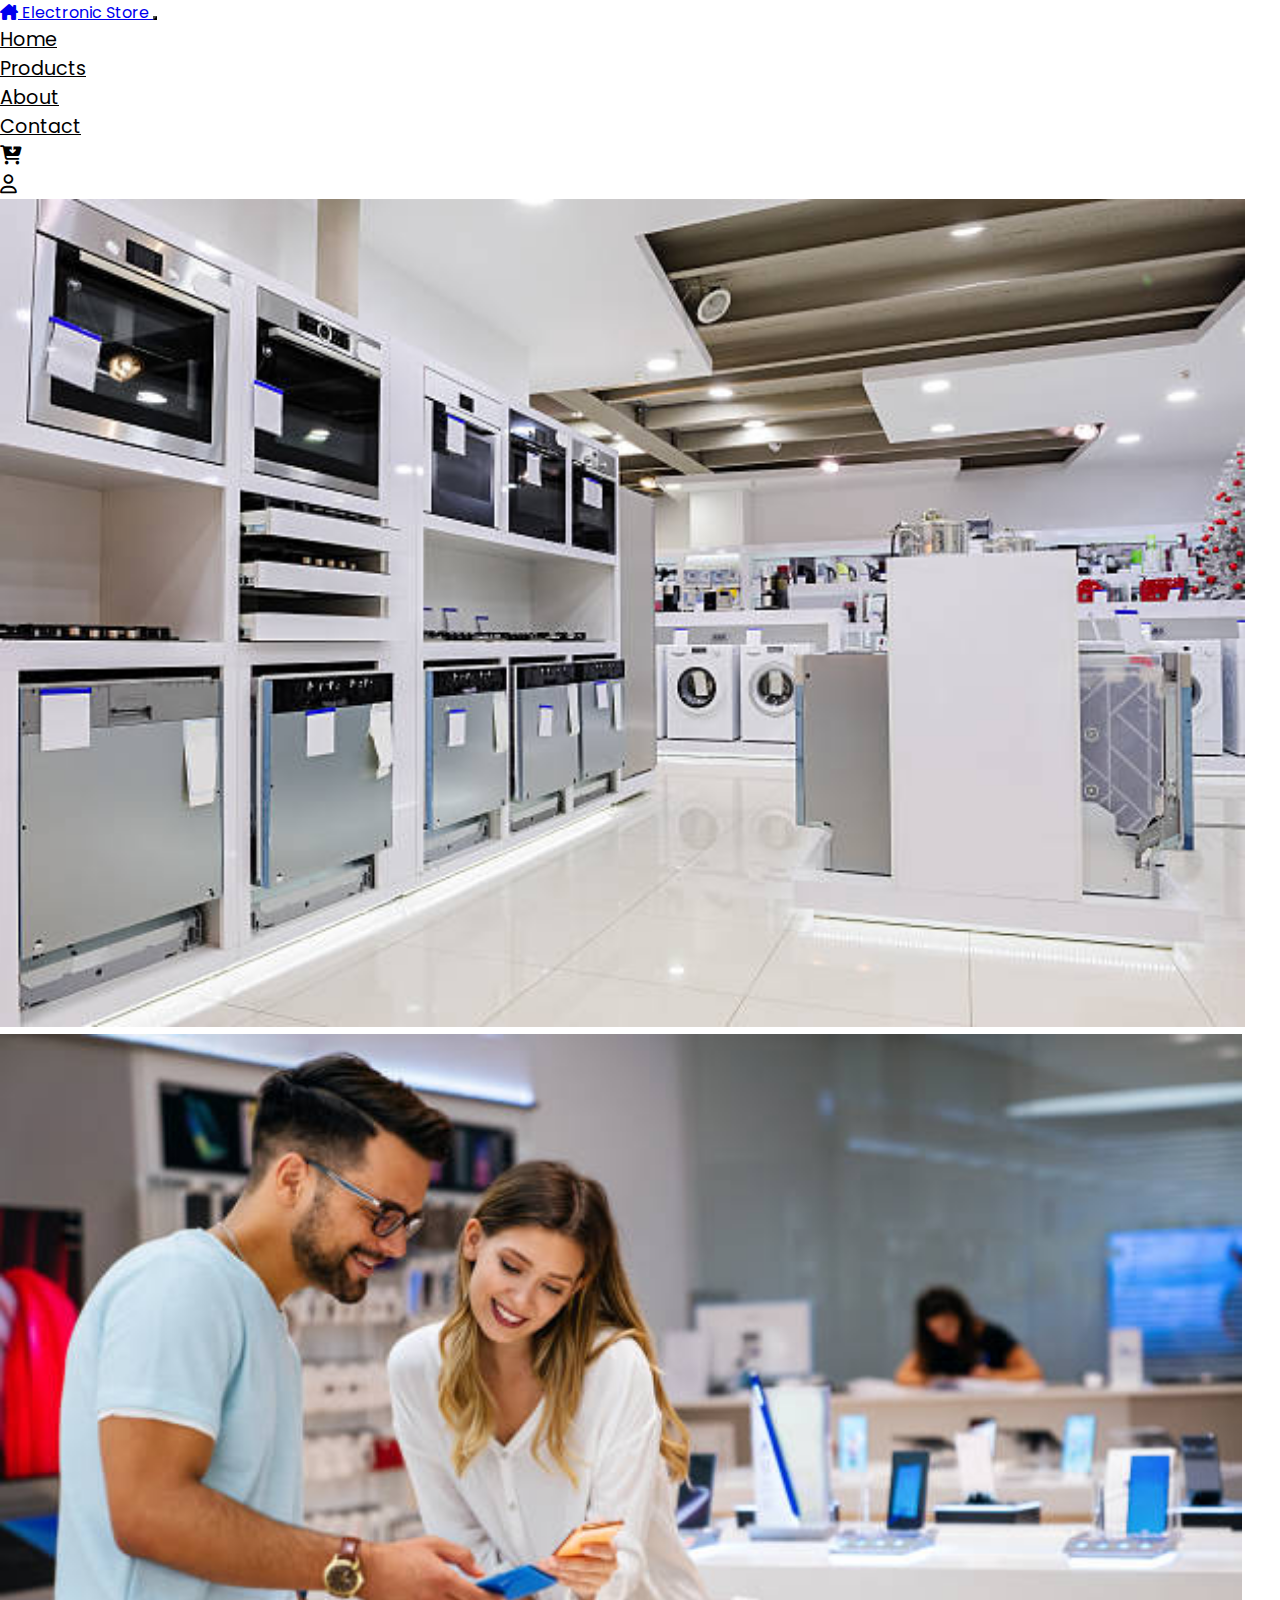
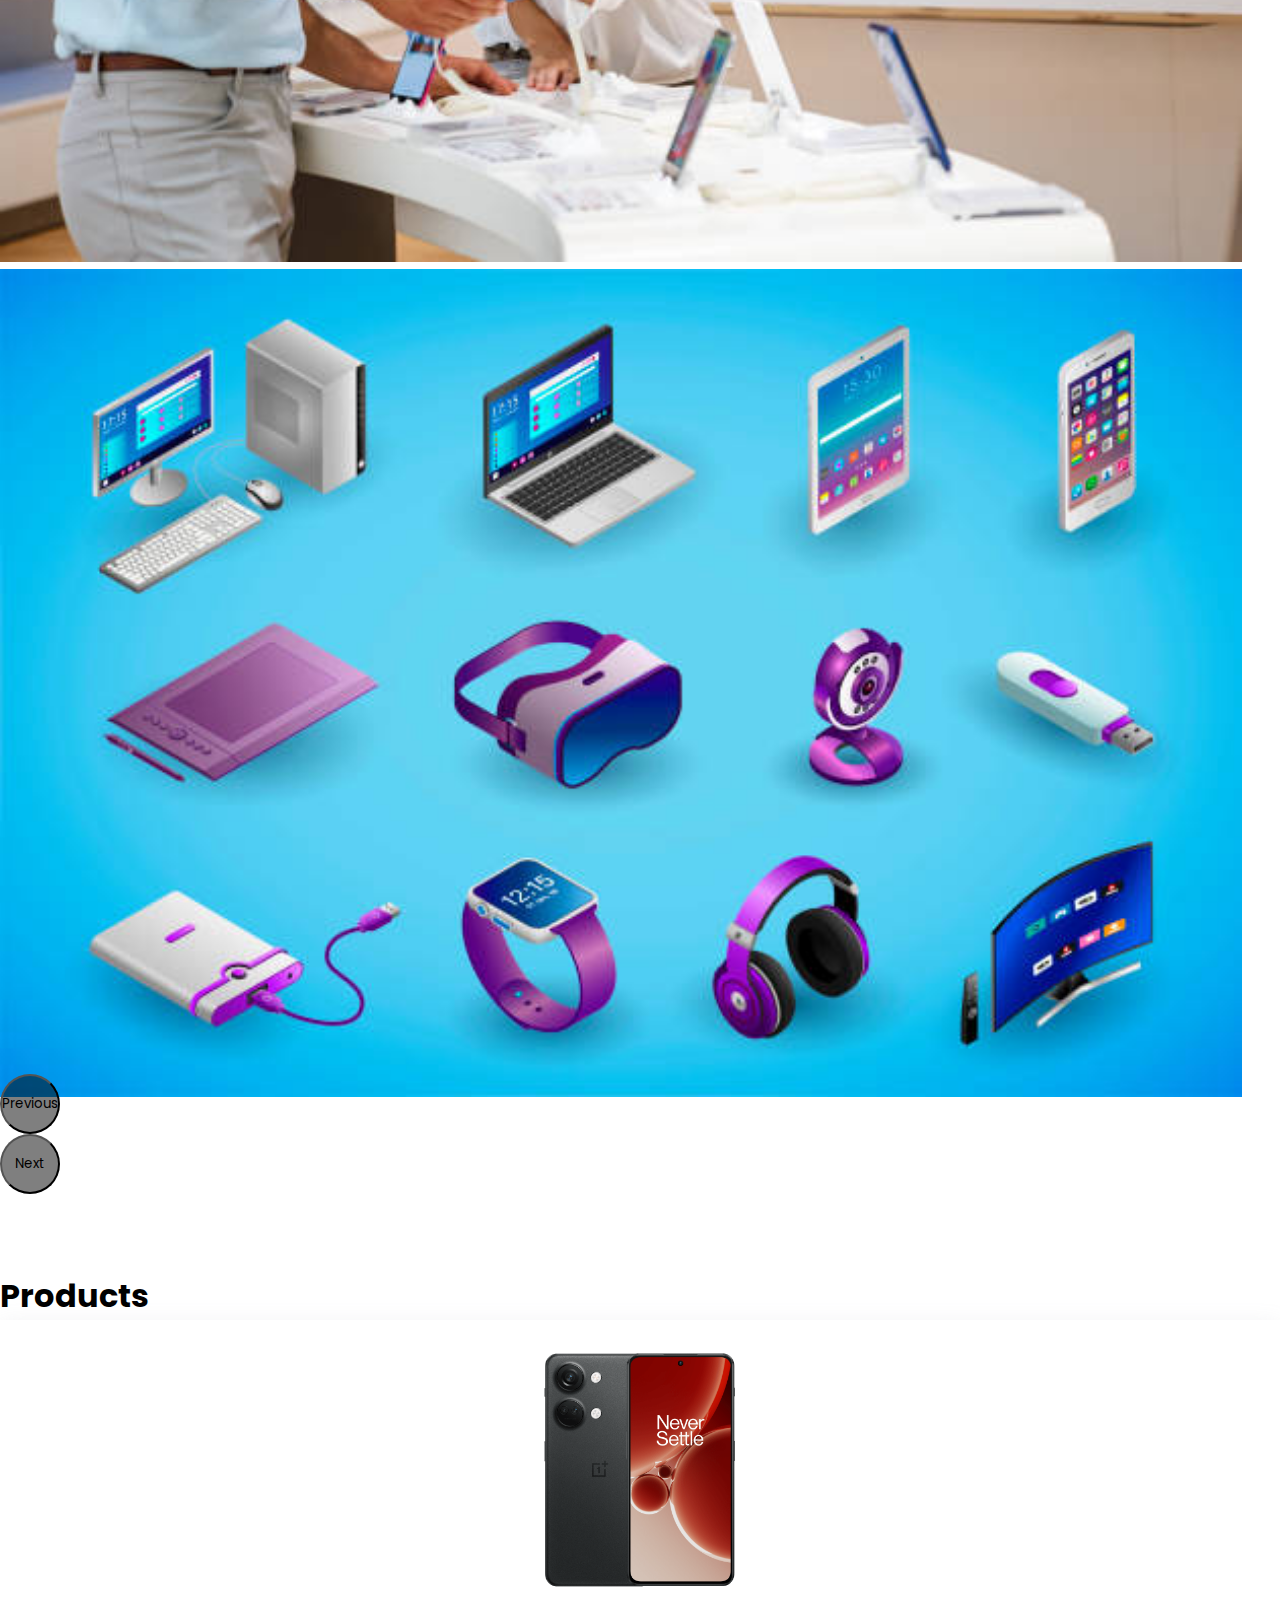
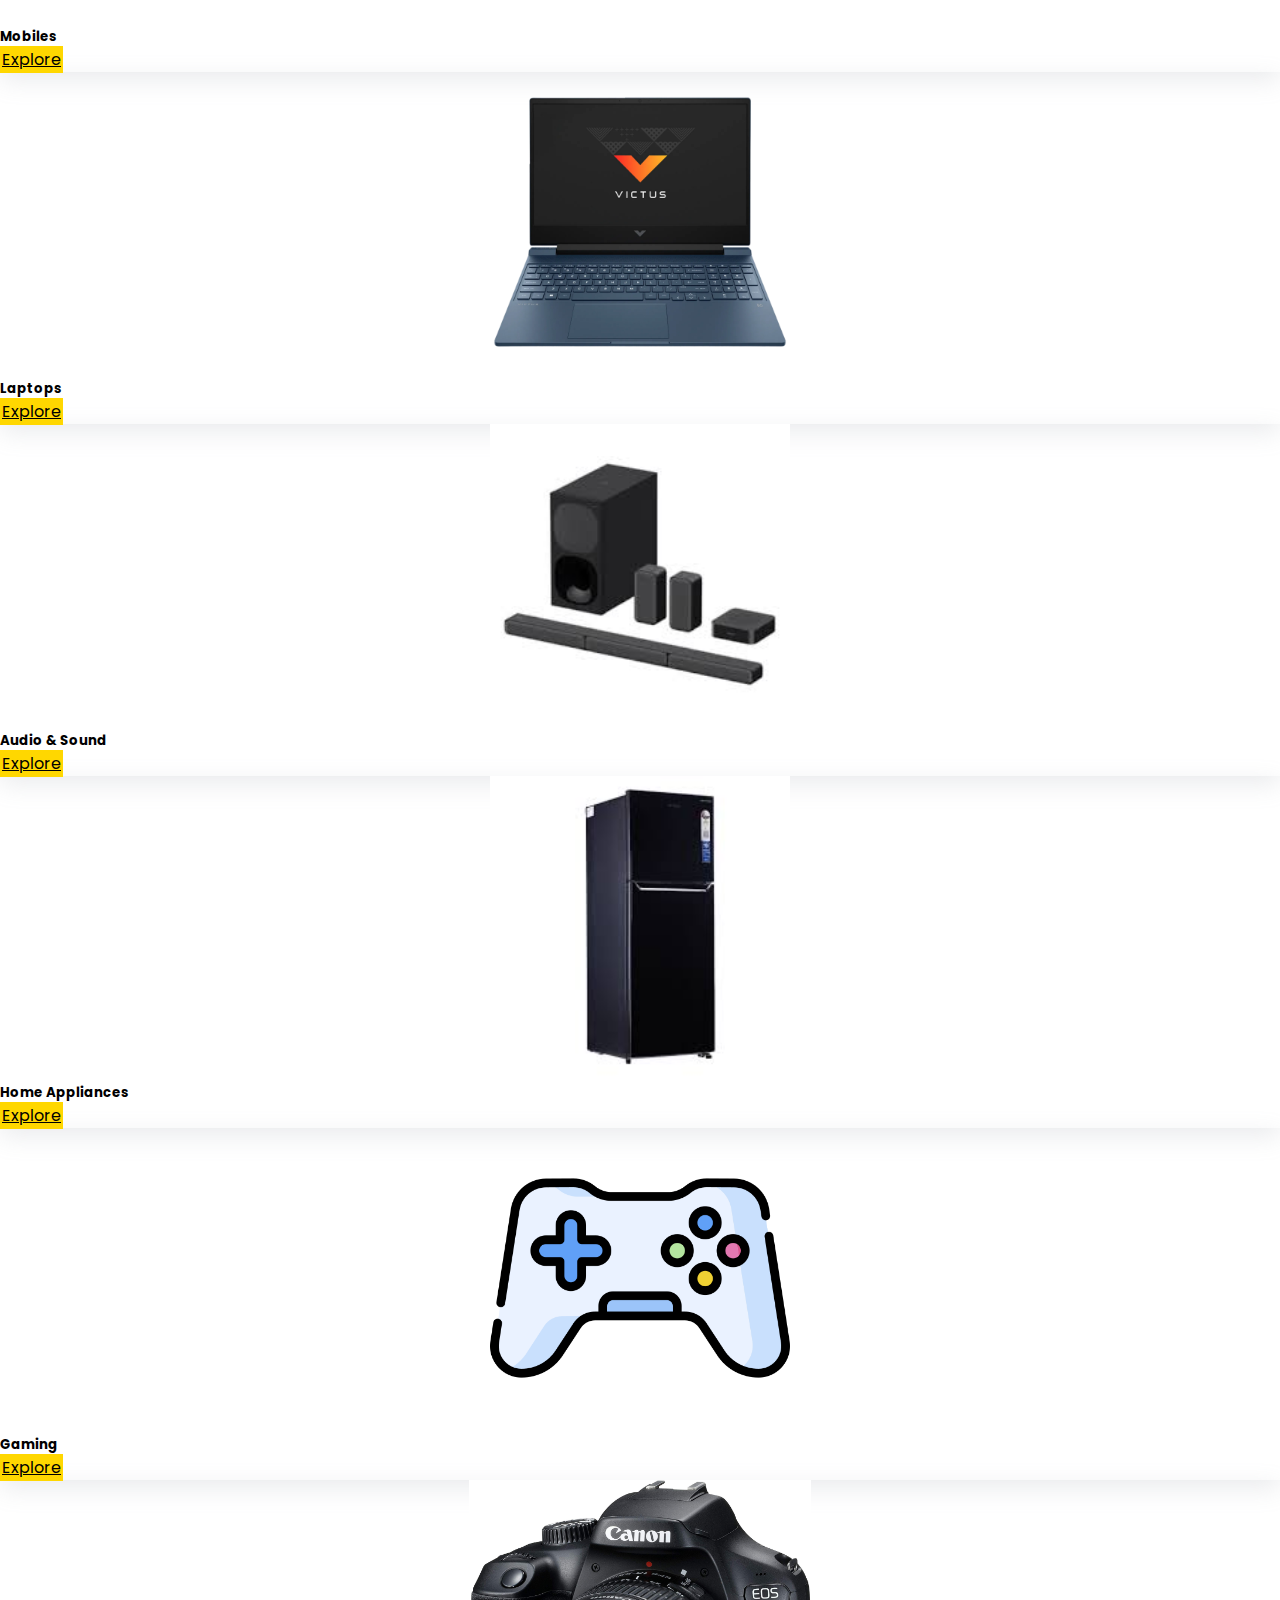
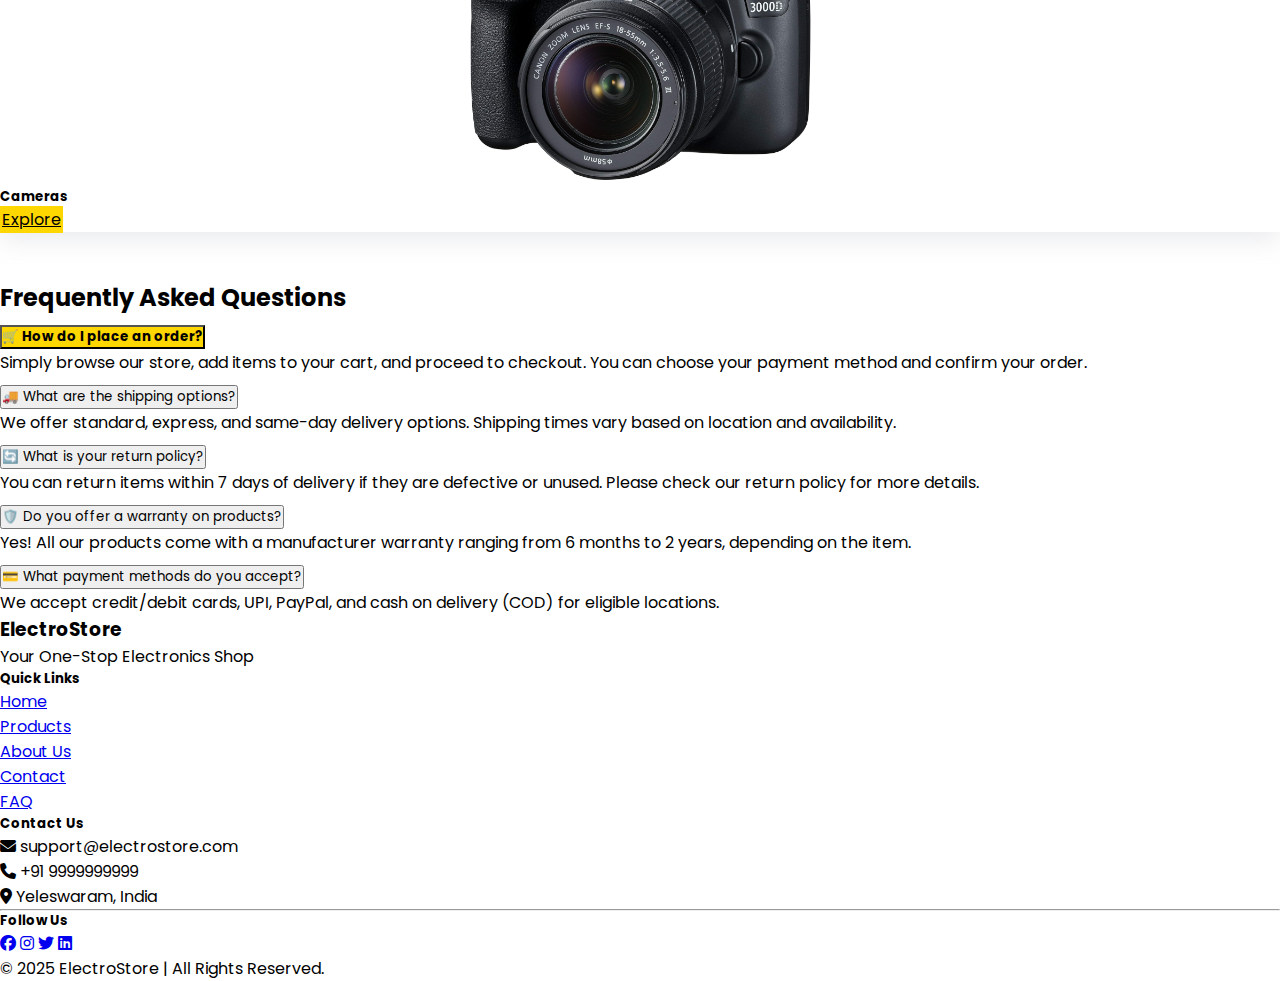
<file: index.html>
<!DOCTYPE html>
<html lang="en">

<head>
  <meta charset="UTF-8">
  <meta name="viewport" content="width=device-width, initial-scale=1.0">
  <title>Electronic Store</title>
  <link rel="stylesheet" href="https://cdnjs.cloudflare.com/ajax/libs/font-awesome/6.7.2/css/all.min.css"
    integrity="sha512-Evv84Mr4kqVGRNSgIGL/F/aIDqQb7xQ2vcrdIwxfjThSH8CSR7PBEakCr51Ck+w+/U6swU2Im1vVX0SVk9ABhg=="
    crossorigin="anonymous" referrerpolicy="no-referrer" />
  <link href="https://cdn.jsdelivr.net/npm/bootstrap@5.1.3/dist/css/bootstrap.min.css" rel="stylesheet"
    integrity="sha384-1BmE4kWBq78iYhFldvKuhfTAU6auU8tT94WrHftjDbrCEXSU1oBoqyl2QvZ6jIW3" crossorigin="anonymous">
  <link rel="stylesheet" href="style.css">
  
</head>

<body>

  <section class="navbar-section">
    <div class="container">
      <div class="col-lg-12">
        <nav class="navbar navbar-expand-lg navbar-light">
          <div class="container-fluid">
            <!-- Logo on the left -->
            <a class="navbar-brand" href="#">
              <i class="fa-solid fa-house-chimney"></i> Electronic Store
            </a>

            <!-- Navbar Toggle Button for Mobile -->
            <button class="navbar-toggler" type="button" data-bs-toggle="collapse" data-bs-target="#navbarNav"
              aria-controls="navbarNav" aria-expanded="false" aria-label="Toggle navigation"
              style="background-color:#54ccff;">
              <span class="navbar-toggler-icon"></span>
            </button>

            <!-- Navbar Links (Moved to the Right) -->
            <div class="collapse navbar-collapse justify-content-end" id="navbarNav">
              <ul class="navbar-nav">
                <li class="nav-item">
                  <a class="nav-link" href="#home">Home</a>
                </li>
                <li class="nav-item">
                  <a class="nav-link" href="#products">Products</a>
                </li>
                <li class="nav-item">
                  <a class="nav-link" href="#about">About</a>
                </li>
                <li class="nav-item">
                  <a class="nav-link" href="#contact">Contact</a>
                </li>
                <li class="nav-item">
                  <a class="nav-link" href="#">
                    <i class="fa-solid fa-cart-arrow-down"></i></a>
                </li>
                <li class="nav-item">
                  <a class="nav-link" href="#"><i class="fa-regular fa-user"></i></a>
                </li>
              </ul>



            </div>
          </div>
        </nav>
      </div>
    </div>
  </section>

  <section class="home-section">
    <div class="col-lg-12">
      <div id="carouselExampleControls" class="carousel slide" data-bs-ride="carousel">
        <div class="carousel-inner">
          <div class="carousel-item active">
            <img src="assets/Images/curosel_1.jpg" class="d-block w-100 carousel-img" alt="Slide 1">
          </div>
          <div class="carousel-item">
            <img src="assets/Images/curosel_2.jpg" class="d-block w-100 carousel-img" alt="Slide 2">
          </div>
          <div class="carousel-item">
            <img src="assets/Images/curosel_3.jpg" class="d-block w-100 carousel-img" alt="Slide 3">
          </div>
        </div>
        <button class="carousel-control-prev" type="button" data-bs-target="#carouselExampleControls"
          data-bs-slide="prev">
          <span class="carousel-control-prev-icon" aria-hidden="true"></span>
          <span class="visually-hidden">Previous</span>
        </button>
        <button class="carousel-control-next" type="button" data-bs-target="#carouselExampleControls"
          data-bs-slide="next">
          <span class="carousel-control-next-icon" aria-hidden="true"></span>
          <span class="visually-hidden">Next</span>
        </button>
      </div>
    </div>
  </section>

  <section class="categories-section" id="products">
    <div class="container text-center">
      <h1 class="mb-5">Products</h1>
      <div class="row g-4">
        <div class="col-md-4">
          <div class="card">
            <img src="assets/Images/card_img1.png" class="card-img-top" alt="Project 1">
            <div class="card-body">
              <h5 class="card-title">Mobiles</h5>
              <a href="HTML/mobiles.html" class="btn btn-primary mt-1">Explore</a>
            </div>
          </div>
        </div>
        <div class="col-md-4">
          <div class="card">
            <img src="assets/Images/laptop.webp" class="card-img-top" alt="Project 2">
            <div class="card-body">
              <h5 class="card-title">Laptops</h5>
              <a href="HTML/laptop.html" class="btn btn-primary mt-1">Explore</a>
            </div>
          </div>
        </div>
        <div class="col-md-4">
          <div class="card">
            <img src="assets/Images/souund.jpg" class="card-img-top" alt="Project 3">
            <div class="card-body">
              <h5 class="card-title">Audio & Sound</h5>

              <a href="HTML/audio.html" class="btn btn-primary mt-1">Explore</a>
              </a>
            </div>
          </div>
        </div>
        <div class="col-md-4">
          <div class="card">
            <img src="assets/Images/refridge.jpg" class="card-img-top" alt="Project 4">
            <div class="card-body">
              <h5 class="card-title">Home Appliances</h5>
              <a href="HTML/home-appliance.html" class="btn btn-primary mt-1">Explore</a>
            </div>
          </div>
        </div>
        <div class="col-md-4">
          <div class="card">
            <img src="assets/Images/gaming1.png" class="card-img-top" alt="Project 5">
            <div class="card-body">
              <h5 class="card-title">Gaming</h5>
              <a href="HTML/gaming.html" class="btn btn-primary mt-1">Explore</a>
            </div>
          </div>
        </div>
        <div class="col-md-4">
          <div class="card">
            <img src="assets/Images/camera.jpg" class="card-img-top" alt="Project 6">
            <div class="card-body">
              <h5 class="card-title">Cameras</h5>
              <a href="HTML/camera.html" class="btn btn-primary mt-1">Explore</a>
            </div>
          </div>
        </div>
      </div>
    </div>

  </section>

  <section class="container my-5" id="faq">
    <h2 class="text-center mb-4">Frequently Asked Questions</h2>
    
    <div class="accordion" id="faqAccordion">
      <!-- FAQ 1 -->
      <div class="accordion-item">
        <h2 class="accordion-header" id="faq1">
          <button class="accordion-button" type="button" data-bs-toggle="collapse" data-bs-target="#collapse1" aria-expanded="true" aria-controls="collapse1">
            🛒 How do I place an order?
          </button>
        </h2>
        <div id="collapse1" class="accordion-collapse collapse show" aria-labelledby="faq1" data-bs-parent="#faqAccordion">
          <div class="accordion-body">
            Simply browse our store, add items to your cart, and proceed to checkout. You can choose your payment method and confirm your order.
          </div>
        </div>
      </div>
  
      <!-- FAQ 2 -->
      <div class="accordion-item">
        <h2 class="accordion-header" id="faq2">
          <button class="accordion-button collapsed" type="button" data-bs-toggle="collapse" data-bs-target="#collapse2" aria-expanded="false" aria-controls="collapse2">
            🚚 What are the shipping options?
          </button>
        </h2>
        <div id="collapse2" class="accordion-collapse collapse" aria-labelledby="faq2" data-bs-parent="#faqAccordion">
          <div class="accordion-body">
            We offer standard, express, and same-day delivery options. Shipping times vary based on location and availability.
          </div>
        </div>
      </div>
  
      <!-- FAQ 3 -->
      <div class="accordion-item">
        <h2 class="accordion-header" id="faq3">
          <button class="accordion-button collapsed" type="button" data-bs-toggle="collapse" data-bs-target="#collapse3" aria-expanded="false" aria-controls="collapse3">
            🔄 What is your return policy?
          </button>
        </h2>
        <div id="collapse3" class="accordion-collapse collapse" aria-labelledby="faq3" data-bs-parent="#faqAccordion">
          <div class="accordion-body">
            You can return items within 7 days of delivery if they are defective or unused. Please check our return policy for more details.
          </div>
        </div>
      </div>
  
      <!-- FAQ 4 -->
      <div class="accordion-item">
        <h2 class="accordion-header" id="faq4">
          <button class="accordion-button collapsed" type="button" data-bs-toggle="collapse" data-bs-target="#collapse4" aria-expanded="false" aria-controls="collapse4">
            🛡️ Do you offer a warranty on products?
          </button>
        </h2>
        <div id="collapse4" class="accordion-collapse collapse" aria-labelledby="faq4" data-bs-parent="#faqAccordion">
          <div class="accordion-body">
            Yes! All our products come with a manufacturer warranty ranging from 6 months to 2 years, depending on the item.
          </div>
        </div>
      </div>
  
      <!-- FAQ 5 -->
      <div class="accordion-item">
        <h2 class="accordion-header" id="faq5">
          <button class="accordion-button collapsed" type="button" data-bs-toggle="collapse" data-bs-target="#collapse5" aria-expanded="false" aria-controls="collapse5">
            💳 What payment methods do you accept?
          </button>
        </h2>
        <div id="collapse5" class="accordion-collapse collapse" aria-labelledby="faq5" data-bs-parent="#faqAccordion">
          <div class="accordion-body">
            We accept credit/debit cards, UPI, PayPal, and cash on delivery (COD) for eligible locations.
          </div>
        </div>
      </div>
    </div>
  </section>
  

  <footer class="footer mt-5 py-4 bg-light text-light" >
    <div class="container">
      <div class="row text-center text-md-start">
        <!-- Branding -->
        <div class="col-md-4 mb-4">
          <h3 class="text-warning">
            <span class="text-dark">Electro</span>Store
          </h3>
          <p class="text-muted">Your One-Stop Electronics Shop</p>
        </div>
  
        <!-- Quick Links -->
        <div class="col-md-4 mb-4">
          <h5 class="text-dark">Quick Links</h5>
          <ul class="list-unstyled">
            <li><a href="#home" class="text-muted">Home</a></li>
            <li><a href="#products" class="text-muted">Products</a></li>
            <li><a href="#about" class="text-muted">About Us</a></li>
            <li><a href="#contact" class="text-muted">Contact</a></li>
            <li><a href="#faq" class="text-muted">FAQ</a></li>
          </ul>
        </div>
  
        <!-- Contact Information -->
        <div class="col-md-4 mb-4">
          <h5 class="text-dark">Contact Us</h5>
          <p class="text-muted"><i class="fas fa-envelope"></i> support@electrostore.com</p>
          <p class="text-muted"><i class="fas fa-phone"></i> +91 9999999999</p>
          <p class="text-muted"><i class="fas fa-map-marker-alt"></i> Yeleswaram, India</p>
        </div>
      </div>
  
      <hr class="border-secondary text-dark">
  
      <div class="text-center">
        <!-- Social Media -->
        <h5 class="text-dark">Follow Us</h5>
        <a href="#" class="social-icon text-muted mx-2"><i class="fab fa-facebook"></i></a>
        <a href="#" class="social-icon text-muted mx-2"><i class="fab fa-instagram"></i></a>
        <a href="#" class="social-icon text-muted mx-2"><i class="fab fa-twitter"></i></a>
        <a href="#" class="social-icon text-muted mx-2"><i class="fab fa-linkedin"></i></a>
  
        <!-- Copyright -->
        <p class="mt-3 text-muted">&copy; 2025 ElectroStore | All Rights Reserved.</p>
      </div>
    </div>
  </footer>
  
  <script src="https://cdn.jsdelivr.net/npm/bootstrap@5.1.3/dist/js/bootstrap.bundle.min.js"
    integrity="sha384-ka7Sk0Gln4gmtz2MlQnikT1wXgYsOg+OMhuP+IlRH9sENBO0LRn5q+8nbTov4+1p"
    crossorigin="anonymous"></script>
</body>

</html>
</file>
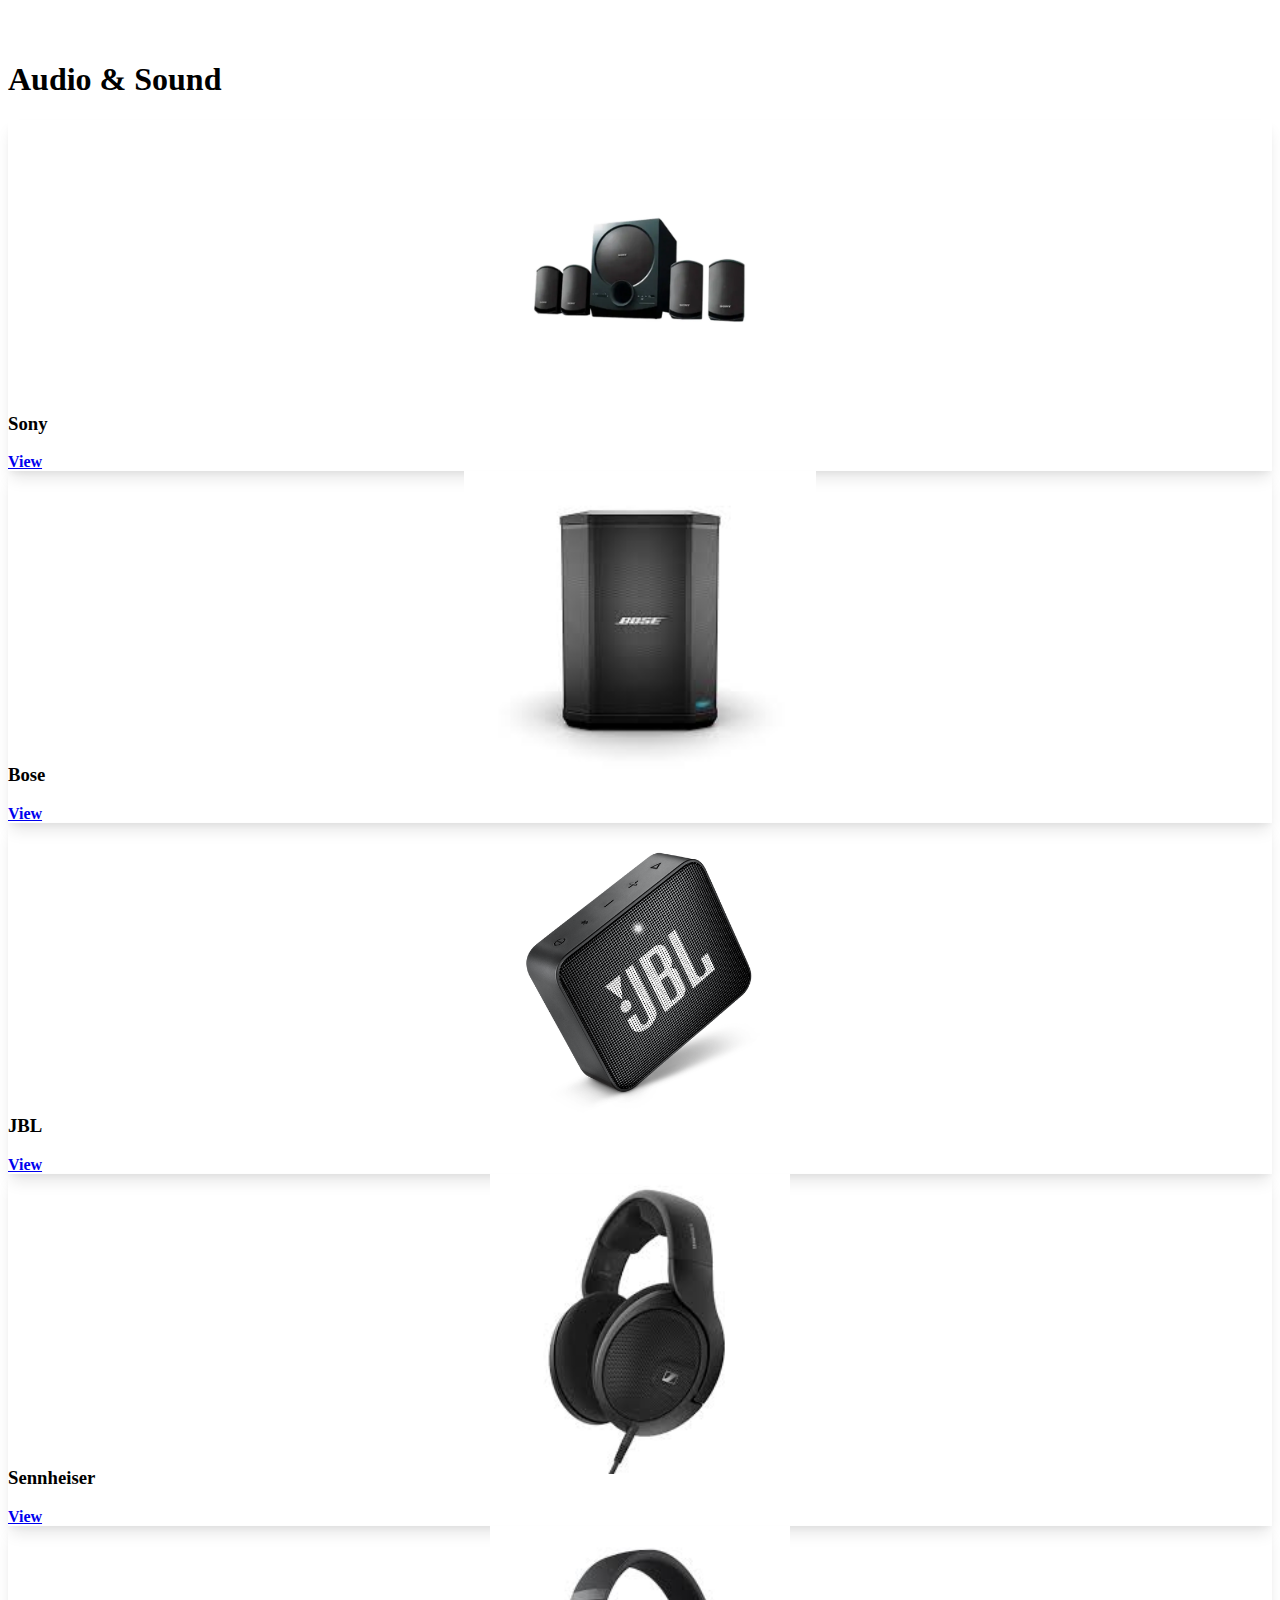
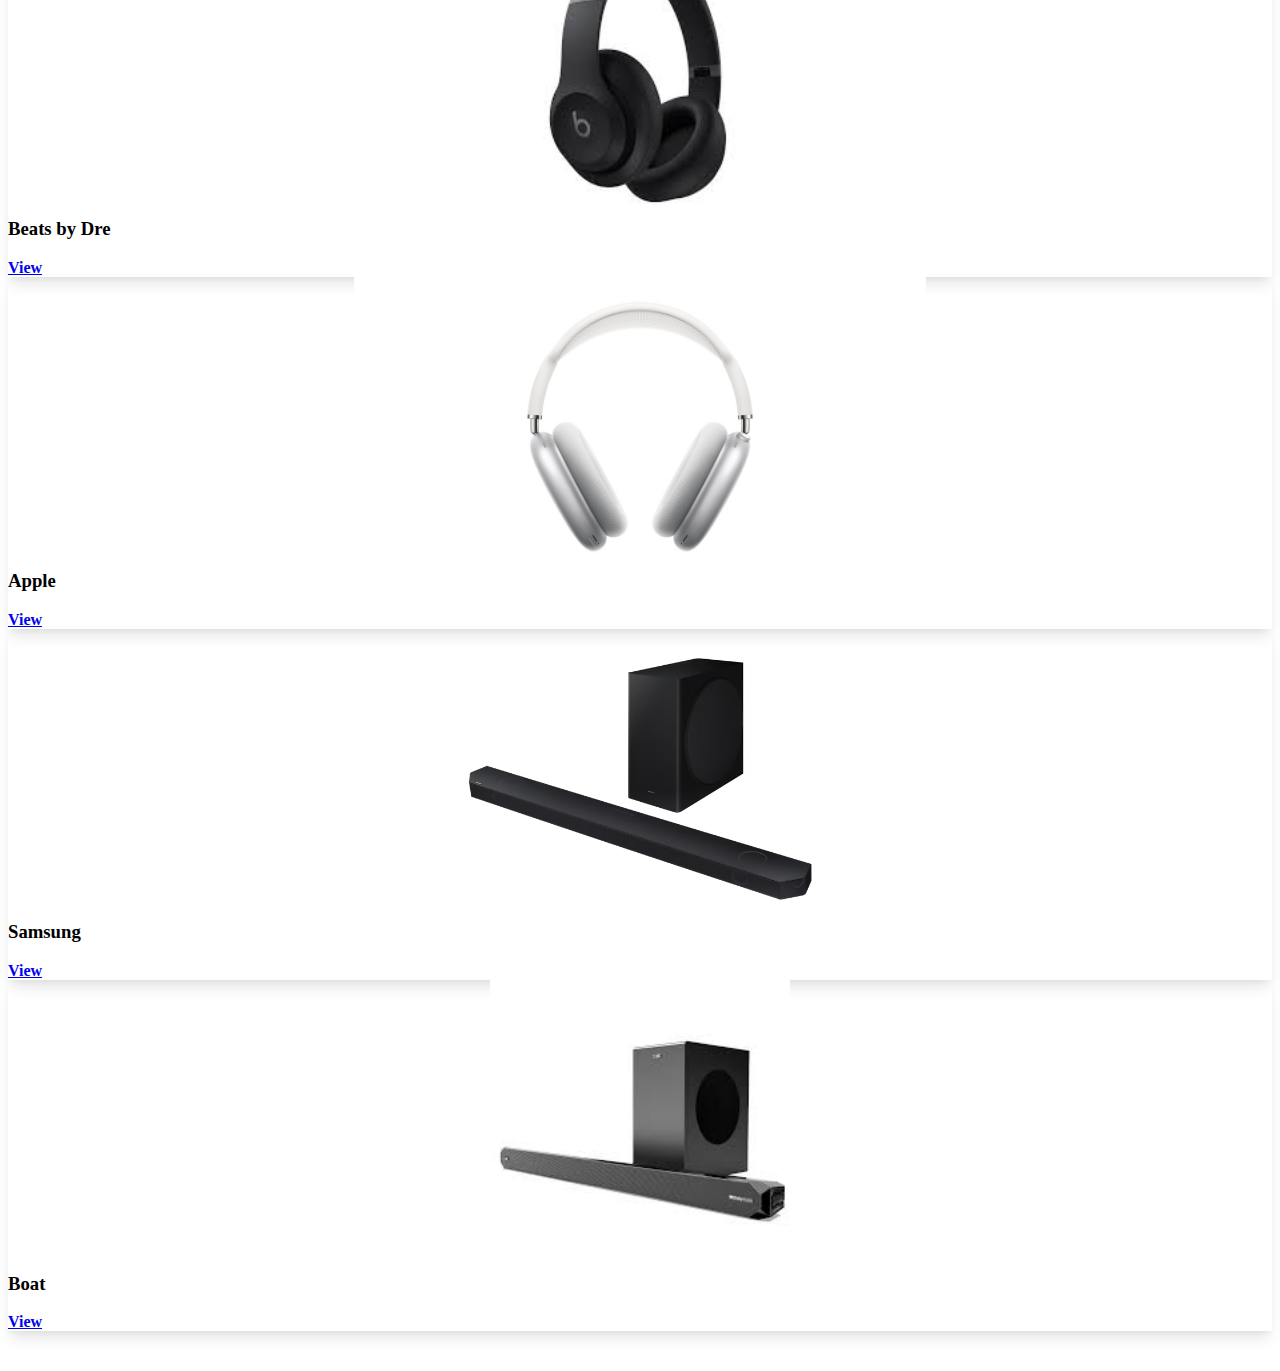
<file: HTML/audio.html>
<!DOCTYPE html>
<html lang="en">
<head>
  <meta charset="UTF-8">
  <meta name="viewport" content="width=device-width, initial-scale=1.0">
  <title>Audio & Sound</title>
  <link rel="stylesheet" href="https://cdnjs.cloudflare.com/ajax/libs/font-awesome/6.7.2/css/all.min.css"
    integrity="sha512-Evv84Mr4kqVGRNSgIGL/F/aIDqQb7xQ2vcrdIwxfjThSH8CSR7PBEakCr51Ck+w+/U6swU2Im1vVX0SVk9ABhg=="
    crossorigin="anonymous" referrerpolicy="no-referrer" />
  <link href="https://cdn.jsdelivr.net/npm/bootstrap@5.1.3/dist/css/bootstrap.min.css" rel="stylesheet"
    integrity="sha384-1BmE4kWBq78iYhFldvKuhfTAU6auU8tT94WrHftjDbrCEXSU1oBoqyl2QvZ6jIW3" crossorigin="anonymous">
  <link rel="stylesheet" href="/CSS/audio.css">
</head>
<body>
  <section class="audio-section" id="audio">
    <div class="container text-center">
      <h1 class="mb-5">Audio & Sound</h1>
      <div class="row g-4">
        <!-- Sony -->
        <div class="col-md-3">
          <div class="card">
            <img src="/assets/Images/audio/sony.webp" class="card-img-top" alt="Sony">
            <div class="card-body">
              <h3 class="card-title">Sony</h3>
              <a href="sony.html" class="btn btn-primary">View</a>
            </div>
          </div>
        </div>
  
        <!-- Bose -->
        <div class="col-md-3">
          <div class="card">
            <img src="/assets/Images/audio/bose.jpg" class="card-img-top" alt="Bose">
            <div class="card-body">
              <h3 class="card-title">Bose</h3>
              <a href="bose.html" class="btn btn-primary">View</a>
            </div>
          </div>
        </div>
  
        <!-- JBL -->
        <div class="col-md-3">
          <div class="card">
            <img src="/assets/Images/audio/jbl.png" class="card-img-top" alt="JBL">
            <div class="card-body">
              <h3 class="card-title">JBL</h3>
              <a href="jbl.html" class="btn btn-primary">View</a>
            </div>
          </div>
        </div>
  
        <!-- Sennheiser -->
        <div class="col-md-3">
          <div class="card">
            <img src="/assets/Images/audio/Sennheiser.jpg" class="card-img-top" alt="Sennheiser">
            <div class="card-body">
              <h3 class="card-title">Sennheiser</h3>
              <a href="sennheiser.html" class="btn btn-primary">View</a>
            </div>
          </div>
        </div>
  
        <!-- Beats by Dre -->
        <div class="col-md-3">
          <div class="card">
            <img src="/assets/Images/audio/beats.jpg" class="card-img-top" alt="Beats">
            <div class="card-body">
              <h3 class="card-title">Beats by Dre</h3>
              <a href="beats.html" class="btn btn-primary">View</a>
            </div>
          </div>
        </div>
  
        <!-- Apple -->
        <div class="col-md-3">
          <div class="card">
            <img src="/assets/Images/audio/apple.jpg" class="card-img-top" alt="Apple">
            <div class="card-body">
              <h3 class="card-title">Apple</h3>
              <a href="apple.html" class="btn btn-primary">View</a>
            </div>
          </div>
        </div>
  
        <!-- Samsung -->
        <div class="col-md-3">
          <div class="card">
            <img src="/assets/Images/audio/samsung.avif" class="card-img-top" alt="Samsung">
            <div class="card-body">
              <h3 class="card-title">Samsung</h3>
              <a href="samsung.html" class="btn btn-primary">View</a>
            </div>
          </div>
        </div>
  
        <!-- Boat -->
        <div class="col-md-3">
          <div class="card">
            <img src="/assets/Images/audio/boat.jpg" class="card-img-top" alt="Boat">
            <div class="card-body">
              <h3 class="card-title">Boat</h3>
              <a href="boat.html" class="btn btn-primary">View</a>
            </div>
          </div>
        </div>
      </div>
    </div>
  </section>
  
</body>
</html>
</file>
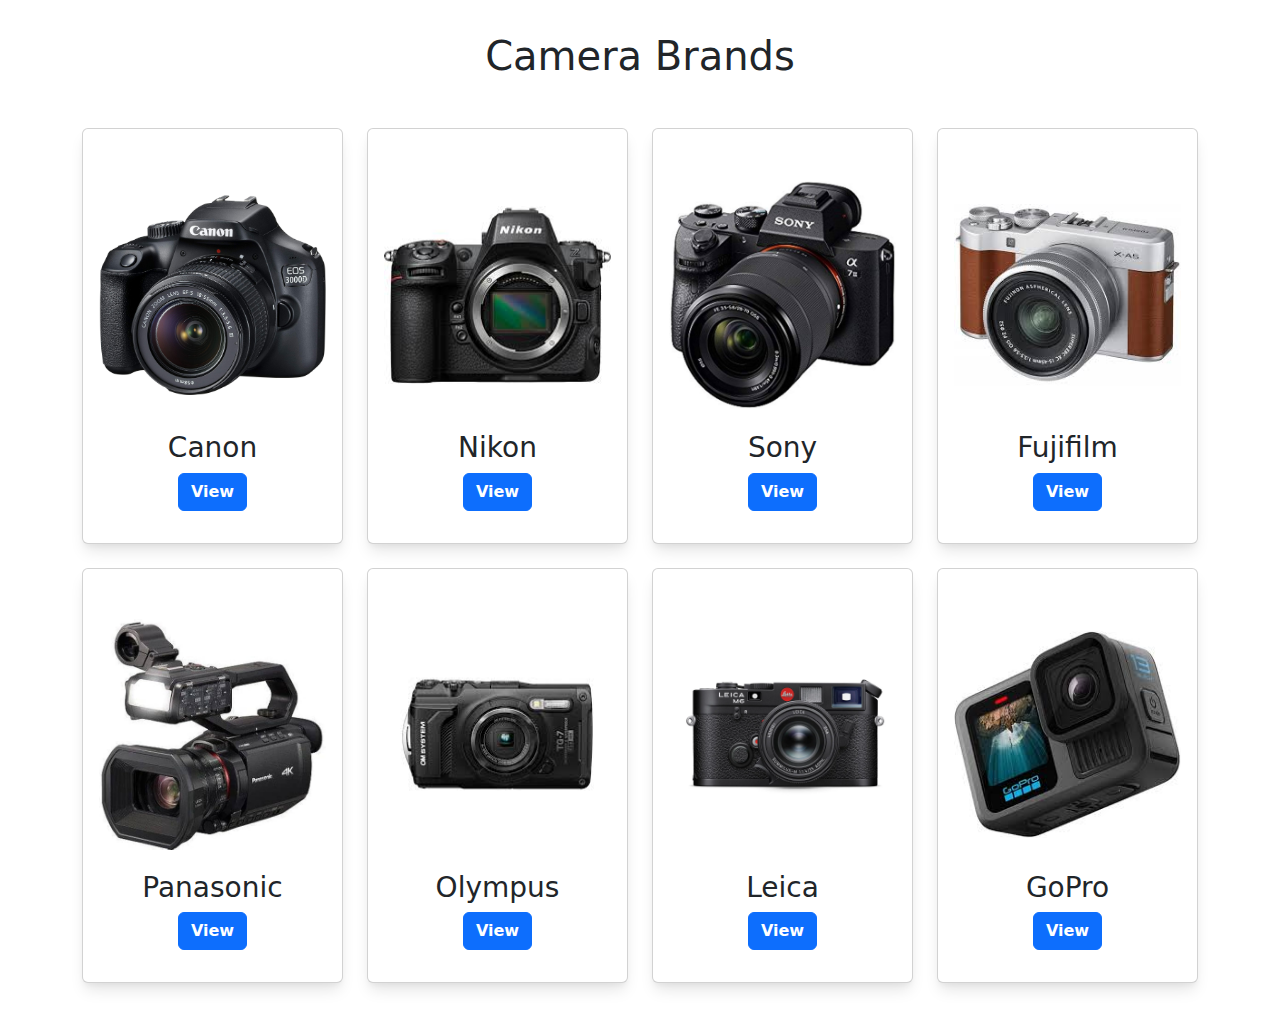
<file: HTML/camera.html>
<!DOCTYPE html>
<html lang="en">

<head>
  <meta charset="UTF-8">
  <meta name="viewport" content="width=device-width, initial-scale=1.0">
  <title>Camera Brands</title>
  <link rel="stylesheet" href="https://cdnjs.cloudflare.com/ajax/libs/font-awesome/6.7.2/css/all.min.css">
  <link href="https://cdn.jsdelivr.net/npm/bootstrap@5.1.3/dist/css/bootstrap.min.css" rel="stylesheet">
  <link rel="stylesheet" href="/CSS/camera.css">
</head>

<body>

  <section class="camera-section" id="camera">
    <div class="container text-center">
      <h1 class="mb-5">Camera Brands</h1>
      <div class="row g-4">
        
        <!-- Canon -->
        <div class="col-md-3">
          <div class="card">
            <img src="/assets/Images/camera/canon.jpg" class="card-img-top" alt="Canon">
            <div class="card-body">
              <h3 class="card-title">Canon</h3>
              <a href="canon.html" class="btn btn-primary">View</a>
            </div>
          </div>
        </div>

        <!-- Nikon -->
        <div class="col-md-3">
          <div class="card">
            <img src="/assets/Images/camera/nikon.jpg" class="card-img-top" alt="Nikon">
            <div class="card-body">
              <h3 class="card-title">Nikon</h3>
              <a href="nikon.html" class="btn btn-primary">View</a>
            </div>
          </div>
        </div>

        <!-- Sony -->
        <div class="col-md-3">
          <div class="card">
            <img src="/assets/Images/camera/sony.jpg" class="card-img-top" alt="Sony">
            <div class="card-body">
              <h3 class="card-title">Sony</h3>
              <a href="sony.html" class="btn btn-primary">View</a>
            </div>
          </div>
        </div>

        <!-- Fujifilm -->
        <div class="col-md-3">
          <div class="card">
            <img src="/assets/Images/camera/Fujifilm.jpg" class="card-img-top" alt="Fujifilm">
            <div class="card-body">
              <h3 class="card-title">Fujifilm</h3>
              <a href="fujifilm.html" class="btn btn-primary">View</a>
            </div>
          </div>
        </div>

        <!-- Panasonic -->
        <div class="col-md-3">
          <div class="card">
            <img src="/assets/Images/camera/panasonic.jpg" class="card-img-top" alt="Panasonic">
            <div class="card-body">
              <h3 class="card-title">Panasonic</h3>
              <a href="panasonic.html" class="btn btn-primary">View</a>
            </div>
          </div>
        </div>

        <!-- Olympus -->
        <div class="col-md-3">
          <div class="card">
            <img src="/assets/Images/camera/olympus.jpg" class="card-img-top" alt="Olympus">
            <div class="card-body">
              <h3 class="card-title">Olympus</h3>
              <a href="olympus.html" class="btn btn-primary">View</a>
            </div>
          </div>
        </div>

        <!-- Leica -->
        <div class="col-md-3">
          <div class="card">
            <img src="/assets/Images/camera/Leica.webp" class="card-img-top" alt="Leica">
            <div class="card-body">
              <h3 class="card-title">Leica</h3>
              <a href="leica.html" class="btn btn-primary">View</a>
            </div>
          </div>
        </div>

        <!-- GoPro -->
        <div class="col-md-3">
          <div class="card">
            <img src="/assets/Images/camera/gopro.jpg" class="card-img-top" alt="GoPro">
            <div class="card-body">
              <h3 class="card-title">GoPro</h3>
              <a href="gopro.html" class="btn btn-primary">View</a>
            </div>
          </div>
        </div>

      </div>
    </div>
  </section>

  <script src="https://cdn.jsdelivr.net/npm/bootstrap@5.1.3/dist/js/bootstrap.bundle.min.js"></script>

</body>
</html>
</file>
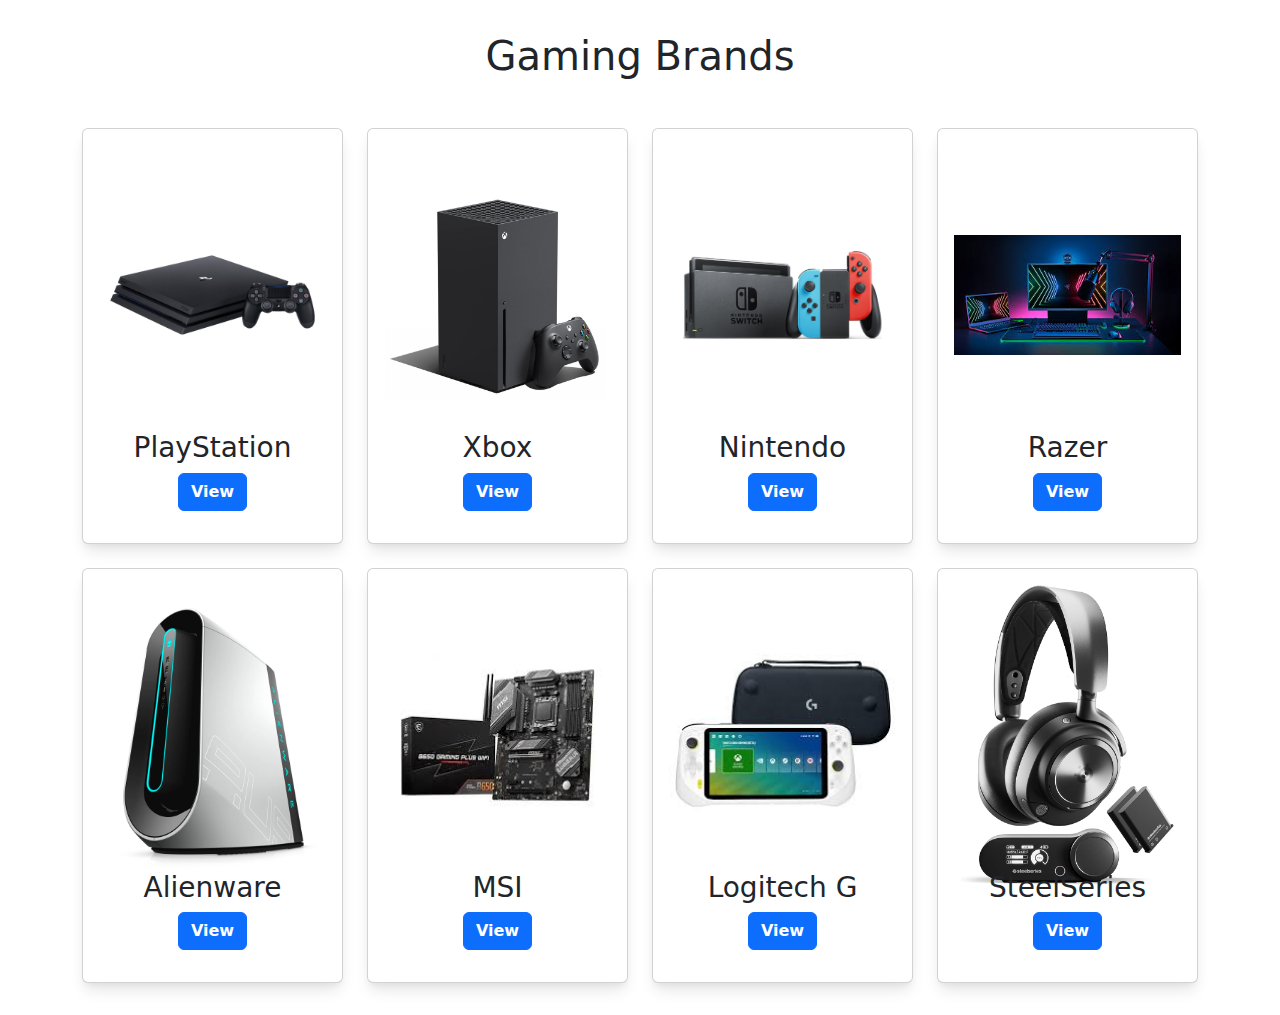
<file: HTML/gaming.html>
<!DOCTYPE html>
<html lang="en">

<head>
  <meta charset="UTF-8">
  <meta name="viewport" content="width=device-width, initial-scale=1.0">
  <title>Gaming Brands</title>
  <link rel="stylesheet" href="https://cdnjs.cloudflare.com/ajax/libs/font-awesome/6.7.2/css/all.min.css">
  <link href="https://cdn.jsdelivr.net/npm/bootstrap@5.1.3/dist/css/bootstrap.min.css" rel="stylesheet">
  <link rel="stylesheet" href="/CSS/gaming.css">
</head>

<body>

  <section class="gaming-section" id="gaming">
    <div class="container text-center">
      <h1 class="mb-5">Gaming Brands</h1>
      <div class="row g-4">
        
        <!-- PlayStation -->
        <div class="col-md-3">
          <div class="card">
            <img src="/assets/Images/gaming/playstation.jpg" class="card-img-top" alt="PlayStation">
            <div class="card-body">
              <h3 class="card-title">PlayStation</h3>
              <a href="playstation.html" class="btn btn-primary">View</a>
            </div>
          </div>
        </div>

        <!-- Xbox -->
        <div class="col-md-3">
          <div class="card">
            <img src="/assets/Images/gaming/xbox.jpg" class="card-img-top" alt="Xbox">
            <div class="card-body">
              <h3 class="card-title">Xbox</h3>
              <a href="xbox.html" class="btn btn-primary">View</a>
            </div>
          </div>
        </div>

        <!-- Nintendo -->
        <div class="col-md-3">
          <div class="card">
            <img src="/assets/Images/gaming/Nintendo.jpg" class="card-img-top" alt="Nintendo">
            <div class="card-body">
              <h3 class="card-title">Nintendo</h3>
              <a href="nintendo.html" class="btn btn-primary">View</a>
            </div>
          </div>
        </div>

        <!-- Razer -->
        <div class="col-md-3">
          <div class="card">
            <img src="/assets/Images/gaming/razer.jpg" class="card-img-top" alt="Razer">
            <div class="card-body">
              <h3 class="card-title">Razer</h3>
              <a href="razer.html" class="btn btn-primary">View</a>
            </div>
          </div>
        </div>

        <!-- Alienware -->
        <div class="col-md-3">
          <div class="card">
            <img src="/assets/Images/gaming/Alienware.webp" class="card-img-top" alt="Alienware">
            <div class="card-body">
              <h3 class="card-title">Alienware</h3>
              <a href="alienware.html" class="btn btn-primary">View</a>
            </div>
          </div>
        </div>

        <!-- MSI -->
        <div class="col-md-3">
          <div class="card">
            <img src="/assets/Images/gaming/msi.jpg" class="card-img-top" alt="MSI">
            <div class="card-body">
              <h3 class="card-title">MSI</h3>
              <a href="msi.html" class="btn btn-primary">View</a>
            </div>
          </div>
        </div>

        <!-- Logitech G -->
        <div class="col-md-3">
          <div class="card">
            <img src="/assets/Images/gaming/logitech.jpg" class="card-img-top" alt="Logitech G">
            <div class="card-body">
              <h3 class="card-title">Logitech G</h3>
              <a href="logitech.html" class="btn btn-primary">View</a>
            </div>
          </div>
        </div>

        <!-- SteelSeries -->
        <div class="col-md-3">
          <div class="card">
            <img src="/assets/Images/gaming/steelseries.jpg" class="card-img-top" alt="SteelSeries">
            <div class="card-body">
              <h3 class="card-title">SteelSeries</h3>
              <a href="steelseries.html" class="btn btn-primary">View</a>
            </div>
          </div>
        </div>

      </div>
    </div>
  </section>

  <script src="https://cdn.jsdelivr.net/npm/bootstrap@5.1.3/dist/js/bootstrap.bundle.min.js"></script>

</body>
</html>
</file>
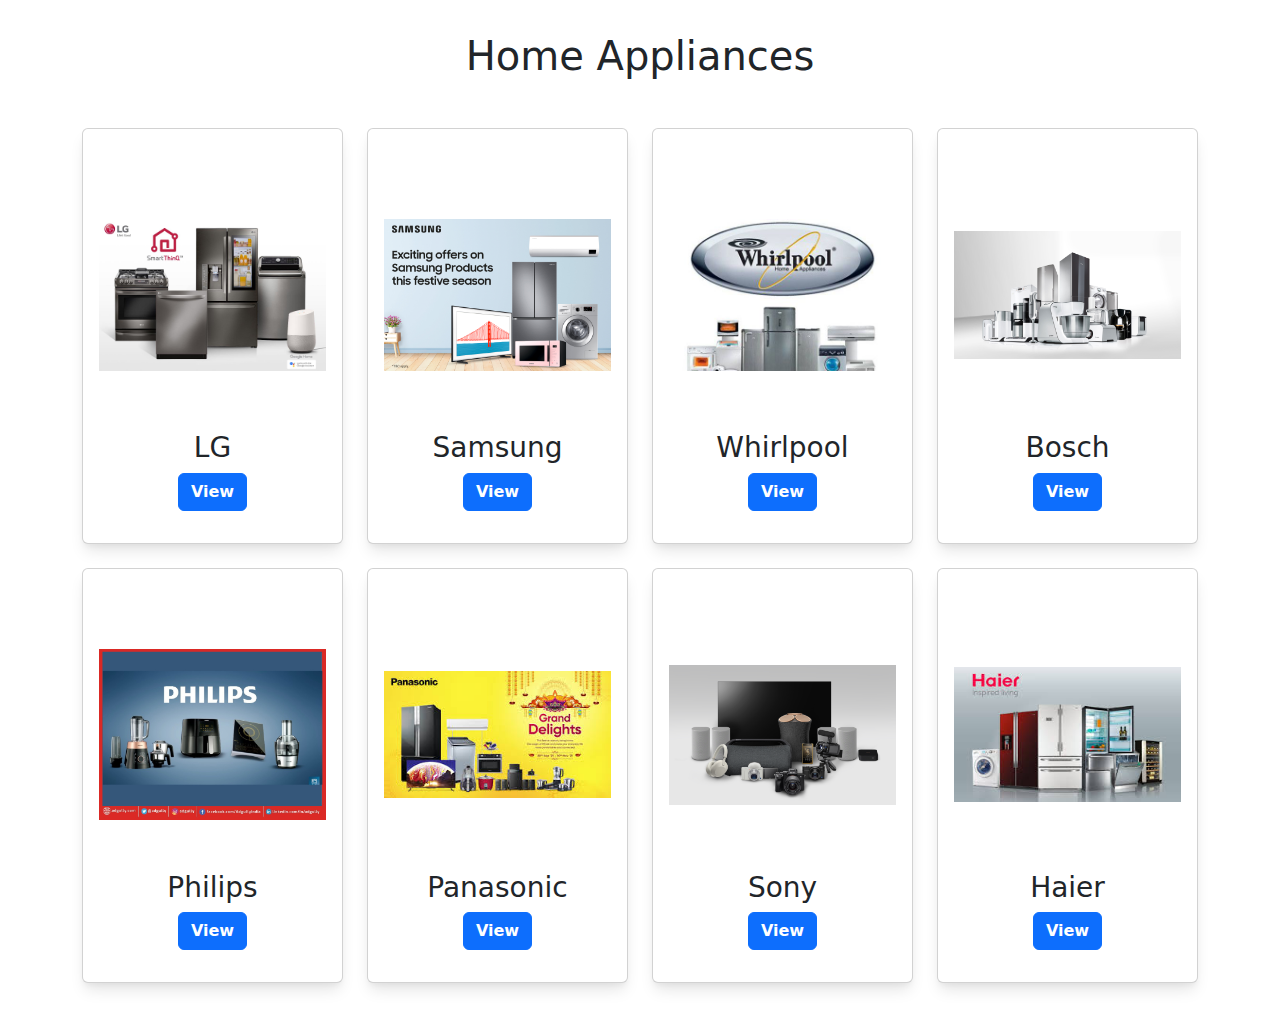
<file: HTML/home-appliance.html>
<!DOCTYPE html>
<html lang="en">

<head>
  <meta charset="UTF-8">
  <meta name="viewport" content="width=device-width, initial-scale=1.0">
  <title>Home Appliances</title>
  <link rel="stylesheet" href="https://cdnjs.cloudflare.com/ajax/libs/font-awesome/6.7.2/css/all.min.css">
  <link href="https://cdn.jsdelivr.net/npm/bootstrap@5.1.3/dist/css/bootstrap.min.css" rel="stylesheet">
  <link rel="stylesheet" href="/CSS/home-appliance.css">
</head>

<body>

  <section class="home-appliances-section" id="home-appliances">
    <div class="container text-center">
      <h1 class="mb-5">Home Appliances</h1>
      <div class="row g-4">
        
        <!-- LG -->
        <div class="col-md-3">
          <div class="card">
            <img src="/assets/Images/appliances/lg.jpg" class="card-img-top" alt="LG">
            <div class="card-body">
              <h3 class="card-title">LG</h3>
              <a href="lg.html" class="btn btn-primary">View</a>
            </div>
          </div>
        </div>

        <!-- Samsung -->
        <div class="col-md-3">
          <div class="card">
            <img src="/assets/Images/appliances/samsung.jpg" class="card-img-top" alt="Samsung">
            <div class="card-body">
              <h3 class="card-title">Samsung</h3>
              <a href="samsung.html" class="btn btn-primary">View</a>
            </div>
          </div>
        </div>

        <!-- Whirlpool -->
        <div class="col-md-3">
          <div class="card">
            <img src="/assets/Images/appliances/Whirlpool.jpg" class="card-img-top" alt="Whirlpool">
            <div class="card-body">
              <h3 class="card-title">Whirlpool</h3>
              <a href="whirlpool.html" class="btn btn-primary">View</a>
            </div>
          </div>
        </div>

        <!-- Bosch -->
        <div class="col-md-3">
          <div class="card">
            <img src="/assets/Images/appliances/bosch.jpg" class="card-img-top" alt="Bosch">
            <div class="card-body">
              <h3 class="card-title">Bosch</h3>
              <a href="bosch.html" class="btn btn-primary">View</a>
            </div>
          </div>
        </div>

        <!-- Philips -->
        <div class="col-md-3">
          <div class="card">
            <img src="/assets/Images/appliances/Philips.png" class="card-img-top" alt="Philips">
            <div class="card-body">
              <h3 class="card-title">Philips</h3>
              <a href="philips.html" class="btn btn-primary">View</a>
            </div>
          </div>
        </div>

        <!-- Panasonic -->
        <div class="col-md-3">
          <div class="card">
            <img src="/assets/Images/appliances/Panasonic.jpg" class="card-img-top" alt="Panasonic">
            <div class="card-body">
              <h3 class="card-title">Panasonic</h3>
              <a href="panasonic.html" class="btn btn-primary">View</a>
            </div>
          </div>
        </div>

        <!-- Sony -->
        <div class="col-md-3">
          <div class="card">
            <img src="/assets/Images/appliances/sony.jpg" class="card-img-top" alt="Sony">
            <div class="card-body">
              <h3 class="card-title">Sony</h3>
              <a href="sony.html" class="btn btn-primary">View</a>
            </div>
          </div>
        </div>

        <!-- Haier -->
        <div class="col-md-3">
          <div class="card">
            <img src="/assets/Images/appliances/haire.jpg" class="card-img-top" alt="Haier">
            <div class="card-body">
              <h3 class="card-title">Haier</h3>
              <a href="haier.html" class="btn btn-primary">View</a>
            </div>
          </div>
        </div>

      </div>
    </div>
  </section>

  <script src="https://cdn.jsdelivr.net/npm/bootstrap@5.1.3/dist/js/bootstrap.bundle.min.js"></script>

</body>
</html>
</file>
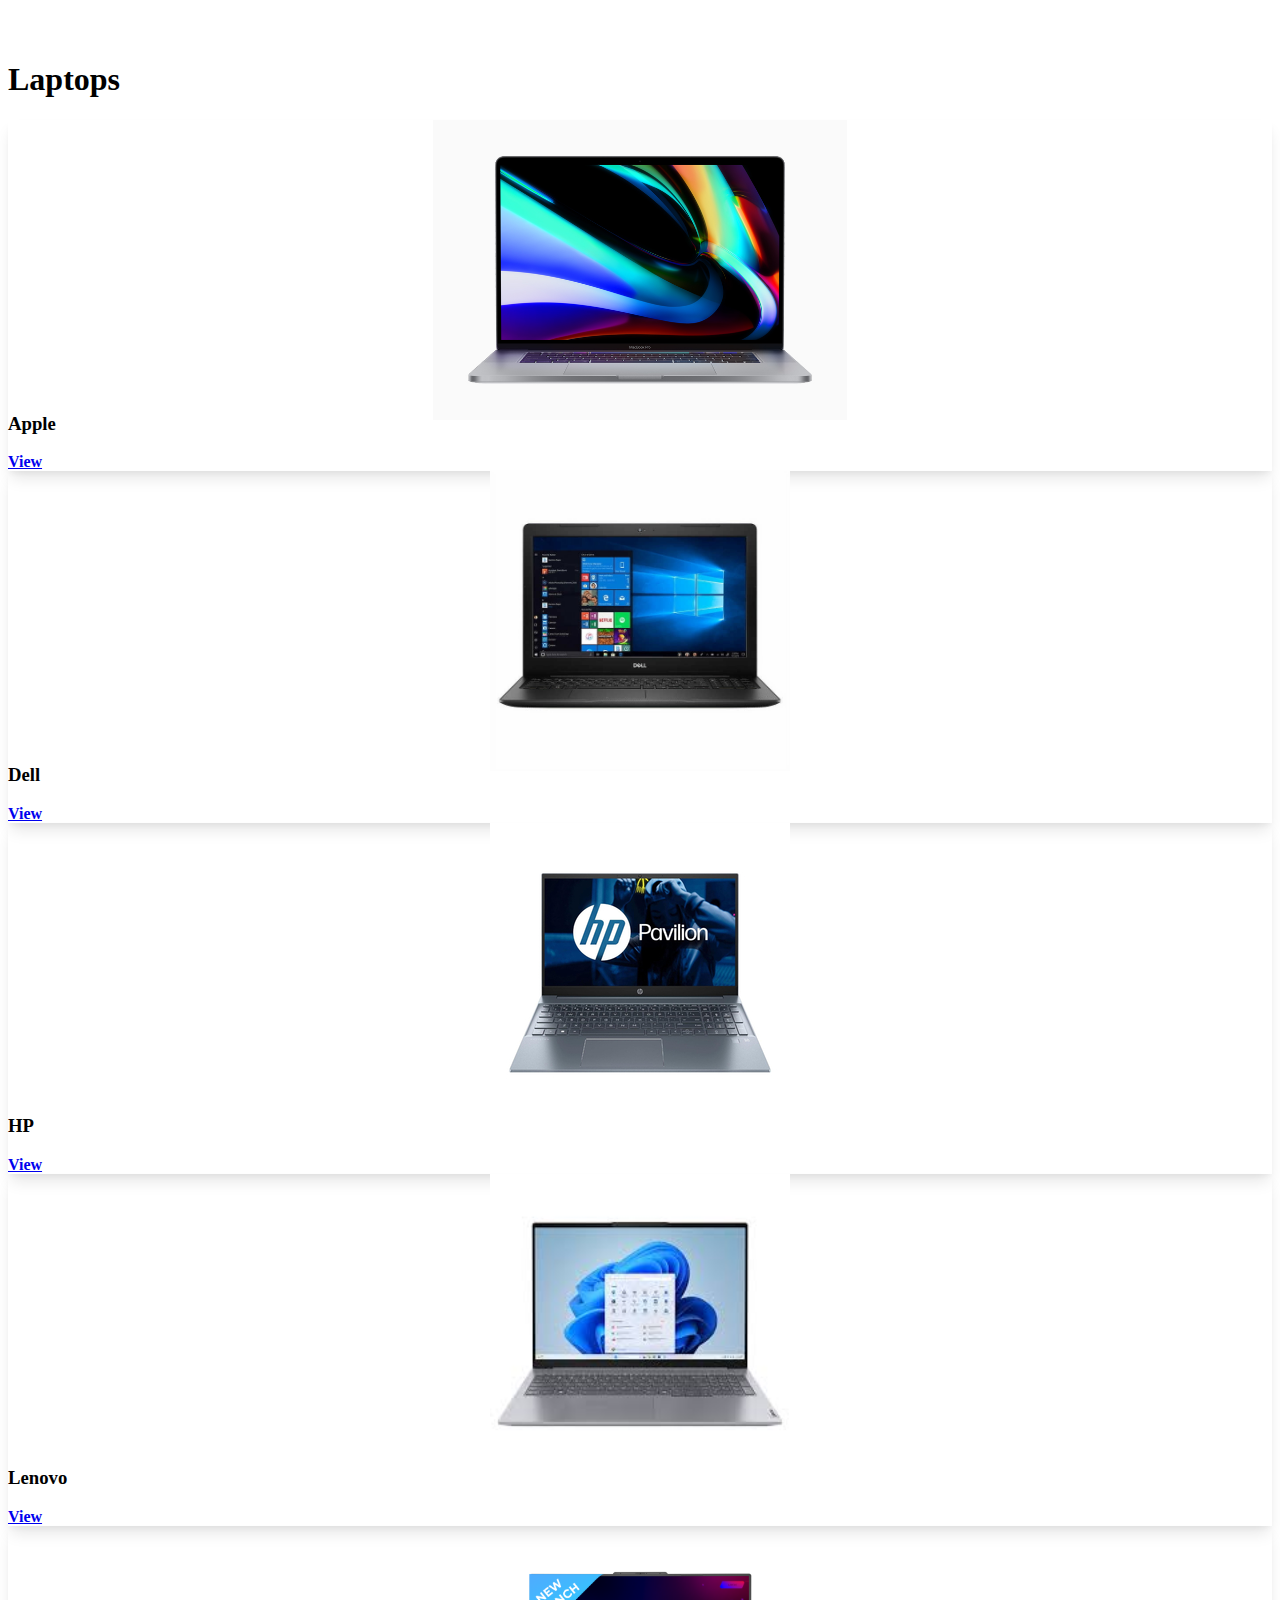
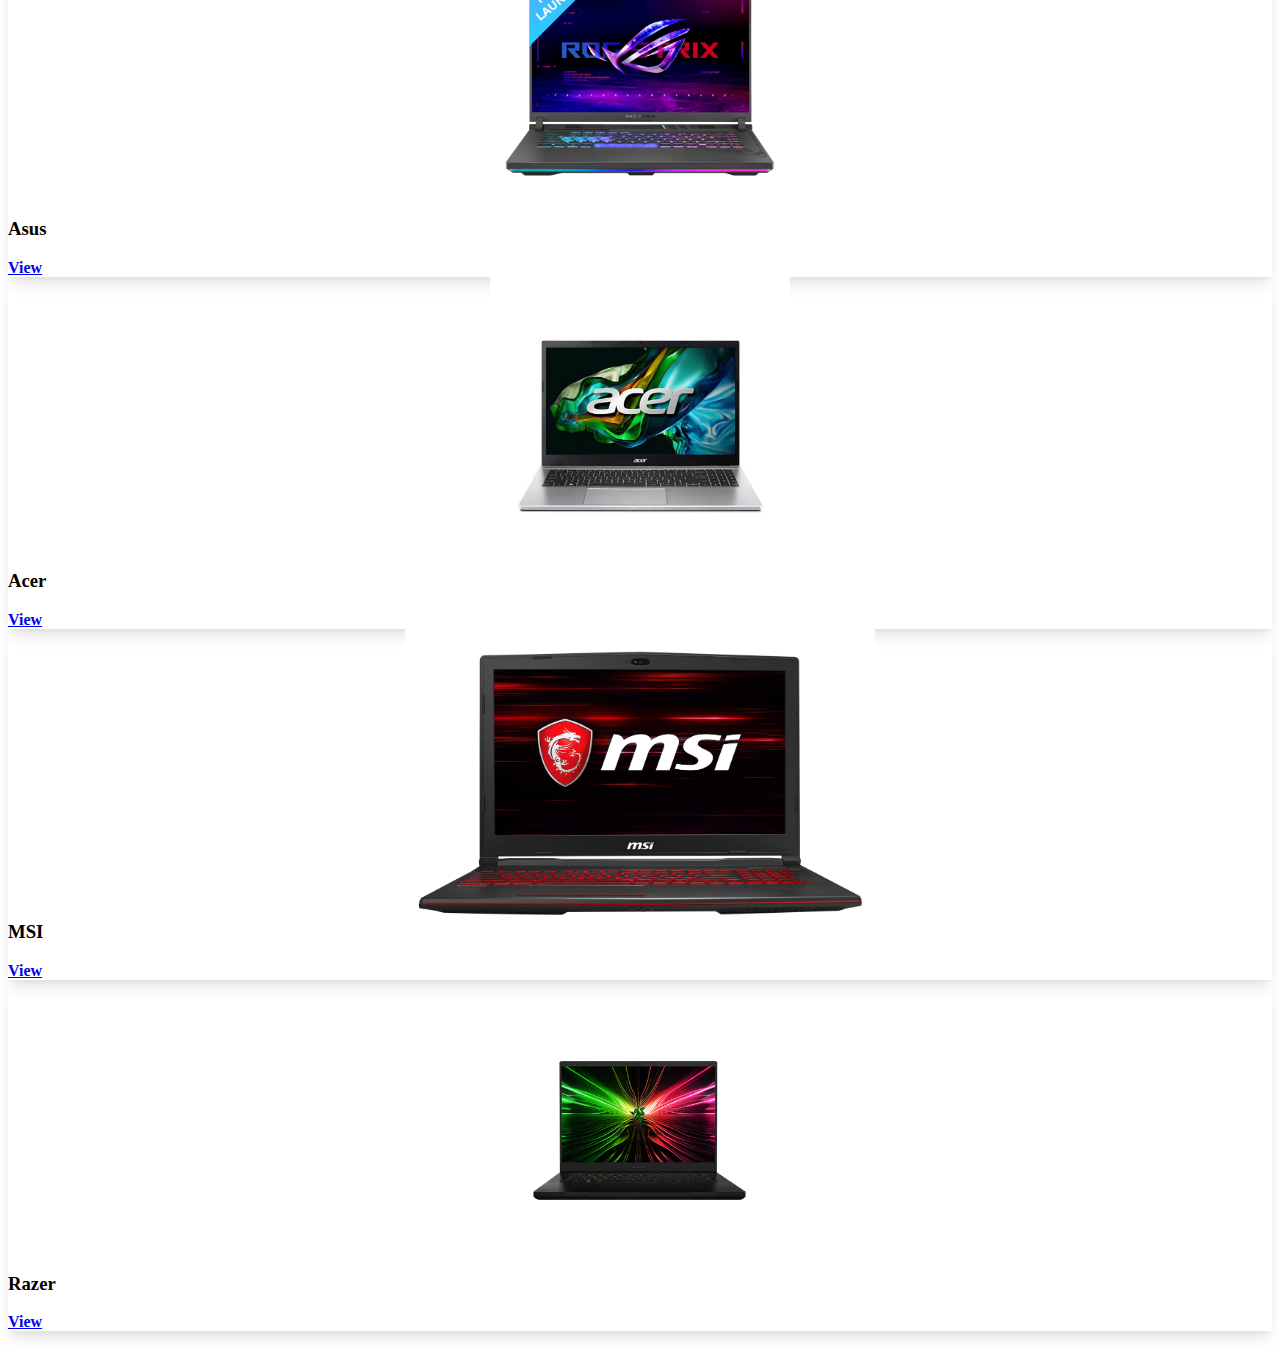
<file: HTML/laptop.html>
<!DOCTYPE html>
<html lang="en">

<head>
  <meta charset="UTF-8">
  <meta name="viewport" content="width=device-width, initial-scale=1.0">
  <title>Laptops</title>
  <link rel="stylesheet" href="https://cdnjs.cloudflare.com/ajax/libs/font-awesome/6.7.2/css/all.min.css"
    integrity="sha512-Evv84Mr4kqVGRNSgIGL/F/aIDqQb7xQ2vcrdIwxfjThSH8CSR7PBEakCr51Ck+w+/U6swU2Im1vVX0SVk9ABhg=="
    crossorigin="anonymous" referrerpolicy="no-referrer" />
  <link href="https://cdn.jsdelivr.net/npm/bootstrap@5.1.3/dist/css/bootstrap.min.css" rel="stylesheet"
    integrity="sha384-1BmE4kWBq78iYhFldvKuhfTAU6auU8tT94WrHftjDbrCEXSU1oBoqyl2QvZ6jIW3" crossorigin="anonymous">
    <link rel="stylesheet" href="/CSS/laptop.css">
</head>

<body>
  <section class="laptop-section" id="laptop">
    <div class="container text-center">
      <h1 class="mb-5">Laptops</h1>
      <div class="row g-4">
        <div class="col-md-3">
          <div class="card">
            <img src="/assets/Images/laptops/mac.jpg" class="card-img-top" alt="Project 1">
            <div class="card-body">
              <h3 class="card-title">Apple</h3>
              <a href="/HTML/mac.html" class="btn btn-primary">View</a>
            </div>
          </div>
        </div>
        <div class="col-md-3">
          <div class="card">
            <img src="/assets/Images/laptops/dell.jpg" class="card-img-top" alt="Project 2">
            <div class="card-body">
              <h3 class="card-title">Dell</h3>
              <a href="laptops.html" class="btn btn-primary">View</a>
            </div>
          </div>
        </div>
        <div class="col-md-3">
          <div class="card">
            <img src="/assets/Images/laptops/hp.jpg" class="card-img-top" alt="Project 3">
            <div class="card-body">
              <h3 class="card-title">HP</h3>

              <a href="audio.html" class="btn btn-primary mt-1">View</a>
              </a>
            </div>
          </div>
        </div>
        <div class="col-md-3">
          <div class="card">
            <img src="/assets/Images/laptops/lenova.jpg" class="card-img-top" alt="Project 4">
            <div class="card-body">
              <h3 class="card-title">Lenovo</h3>
              <a href="home.html" class="btn btn-primary mt-1">View</a>
            </div>
          </div>
        </div>
        <div class="col-md-3">
          <div class="card">
            <img src="/assets/Images/laptops/asus.png" class="card-img-top" alt="Project 5">
            <div class="card-body">
              <h3 class="card-title">Asus</h3>
              <a href="gaming.html" class="btn btn-primary mt-1">View</a>
            </div>
          </div>
        </div>
        <div class="col-md-3">
          <div class="card">
            <img src="/assets/Images/laptops/acer.jpg" class="card-img-top" alt="Project 6">
            <div class="card-body">
              <h3 class="card-title">Acer</h3>
              <a href="camera.html" class="btn btn-primary">View</a>
            </div>
          </div>
        </div>
        <div class="col-md-3">
          <div class="card">
            <img src="/assets/Images/laptops/msi.jpg" class="card-img-top" alt="Project 6">
            <div class="card-body">
              <h3 class="card-title">MSI</h3>
              <a href="camera.html" class="btn btn-primary">View</a>
            </div>
          </div>
        </div>
        <div class="col-md-3">
          <div class="card">
            <img src="/assets/Images/laptops/razer.webp" class="card-img-top" alt="Project 6">
            <div class="card-body">
              <h3 class="card-title">Razer</h3>
              <a href="camera.html" class="btn btn-primary">View</a>
            </div>
          </div>
        </div>
      </div>
    </div>

  </section>
  <script src="https://cdn.jsdelivr.net/npm/bootstrap@5.1.3/dist/js/bootstrap.bundle.min.js"
    integrity="sha384-ka7Sk0Gln4gmtz2MlQnikT1wXgYsOg+OMhuP+IlRH9sENBO0LRn5q+8nbTov4+1p"
    crossorigin="anonymous"></script>
</body>

</html>
</file>
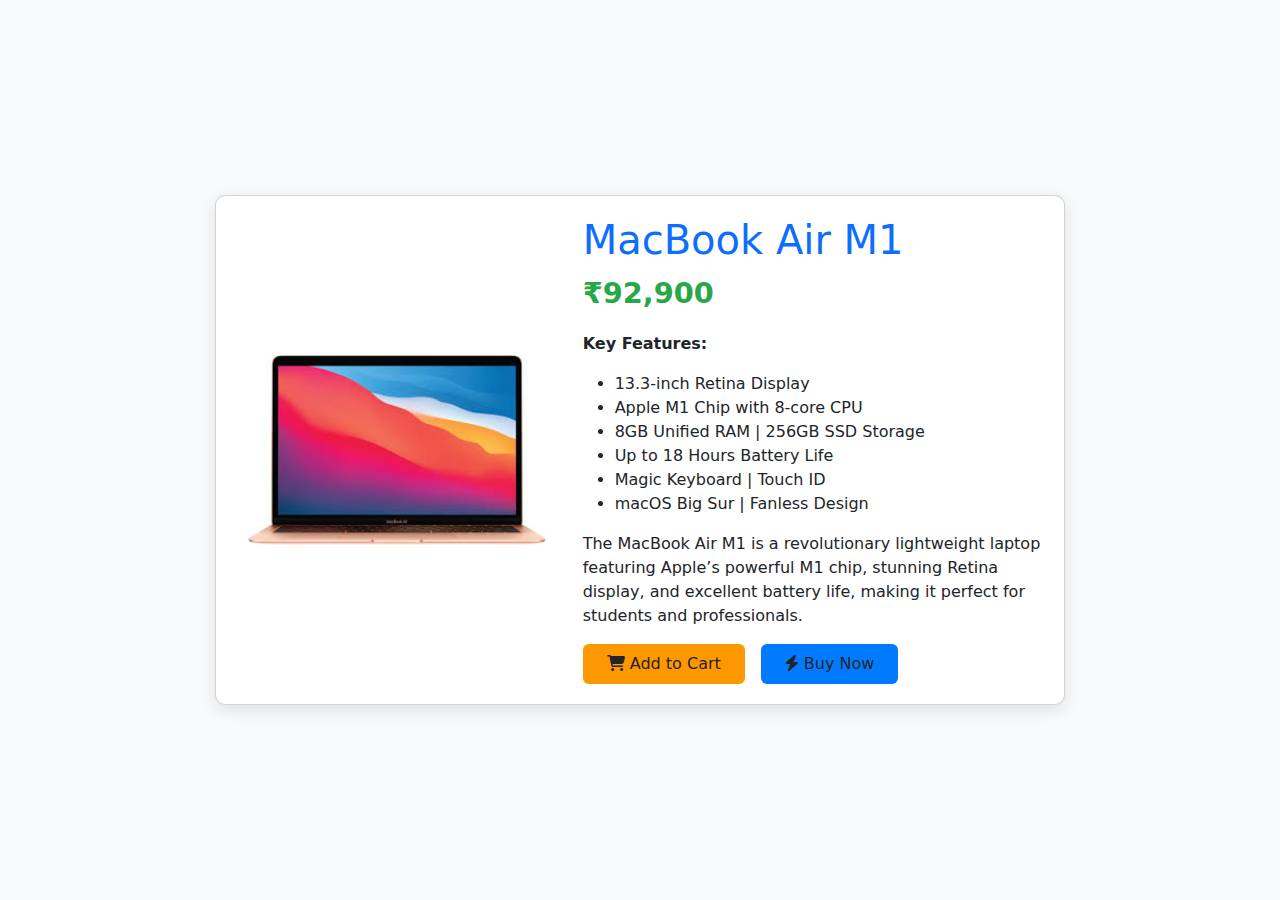
<file: HTML/macm2.html>
<!DOCTYPE html>
<html lang="en">

<head>
  <meta charset="UTF-8">
  <meta name="viewport" content="width=device-width, initial-scale=1.0">
  <title>MacBook Air M1</title>
  <link rel="stylesheet" href="https://cdnjs.cloudflare.com/ajax/libs/font-awesome/6.7.2/css/all.min.css">
  <link href="https://cdn.jsdelivr.net/npm/bootstrap@5.1.3/dist/css/bootstrap.min.css" rel="stylesheet">

  <style>
    body {
      background-color: #f8f9fa;
      display: flex;
      justify-content: center;
      align-items: center;
      height: 100vh;
    }

    .product-card {
      max-width: 850px;
      border-radius: 10px;
      background-color: white;
      box-shadow: 0px 5px 15px rgba(0, 0, 0, 0.1);
      padding: 20px;
    }

    .product-img {
      width: 100%;
      max-width: 300px;
      border-radius: 10px;
      transition: transform 0.3s ease;
    }

    .product-img:hover {
      transform: scale(1.05);
    }

    .price {
      font-size: 1.8rem;
      color: #28a745;
      font-weight: bold;
    }

    .btn-cart {
      background-color: #ff9800;
      border: none;
    }

    .btn-cart:hover {
      background-color: #e68900;
    }

    .btn-buy {
      background-color: #007bff;
      border: none;
    }

    .btn-buy:hover {
      background-color: gold;
      color: black;
    }
  </style>
</head>

<body>

  <div class="container">
    <div class="card product-card mx-auto">
      <div class="row align-items-center">
        
        <!-- Image Section -->
        <div class="col-md-5 text-center">
          <img src="/assets/Images/laptops/macbook-air-m1.jpg" class="product-img" alt="MacBook Air M1">
        </div>

        <!-- Product Details -->
        <div class="col-md-7">
          <h1 class="text-primary">MacBook Air M1</h1>
          <p class="price">₹92,900</p>
          <p><strong>Key Features:</strong></p>
          <ul>
            <li>13.3-inch Retina Display</li>
            <li>Apple M1 Chip with 8-core CPU</li>
            <li>8GB Unified RAM | 256GB SSD Storage</li>
            <li>Up to 18 Hours Battery Life</li>
            <li>Magic Keyboard | Touch ID</li>
            <li>macOS Big Sur | Fanless Design</li>
          </ul>
          <p>
            The MacBook Air M1 is a revolutionary lightweight laptop featuring Apple’s powerful M1 chip, stunning Retina display, and excellent battery life, making it perfect for students and professionals.
          </p>

          <!-- Buttons -->
          <div class="d-flex gap-3">
            <button class="btn btn-cart px-4 py-2"><i class="fas fa-shopping-cart"></i> Add to Cart</button>
            <button class="btn btn-buy px-4 py-2"><i class="fas fa-bolt"></i> Buy Now</button>
          </div>
        </div>

      </div>
    </div>
  </div>

  <script src="https://cdn.jsdelivr.net/npm/bootstrap@5.1.3/dist/js/bootstrap.bundle.min.js"></script>

</body>
</html>
</file>
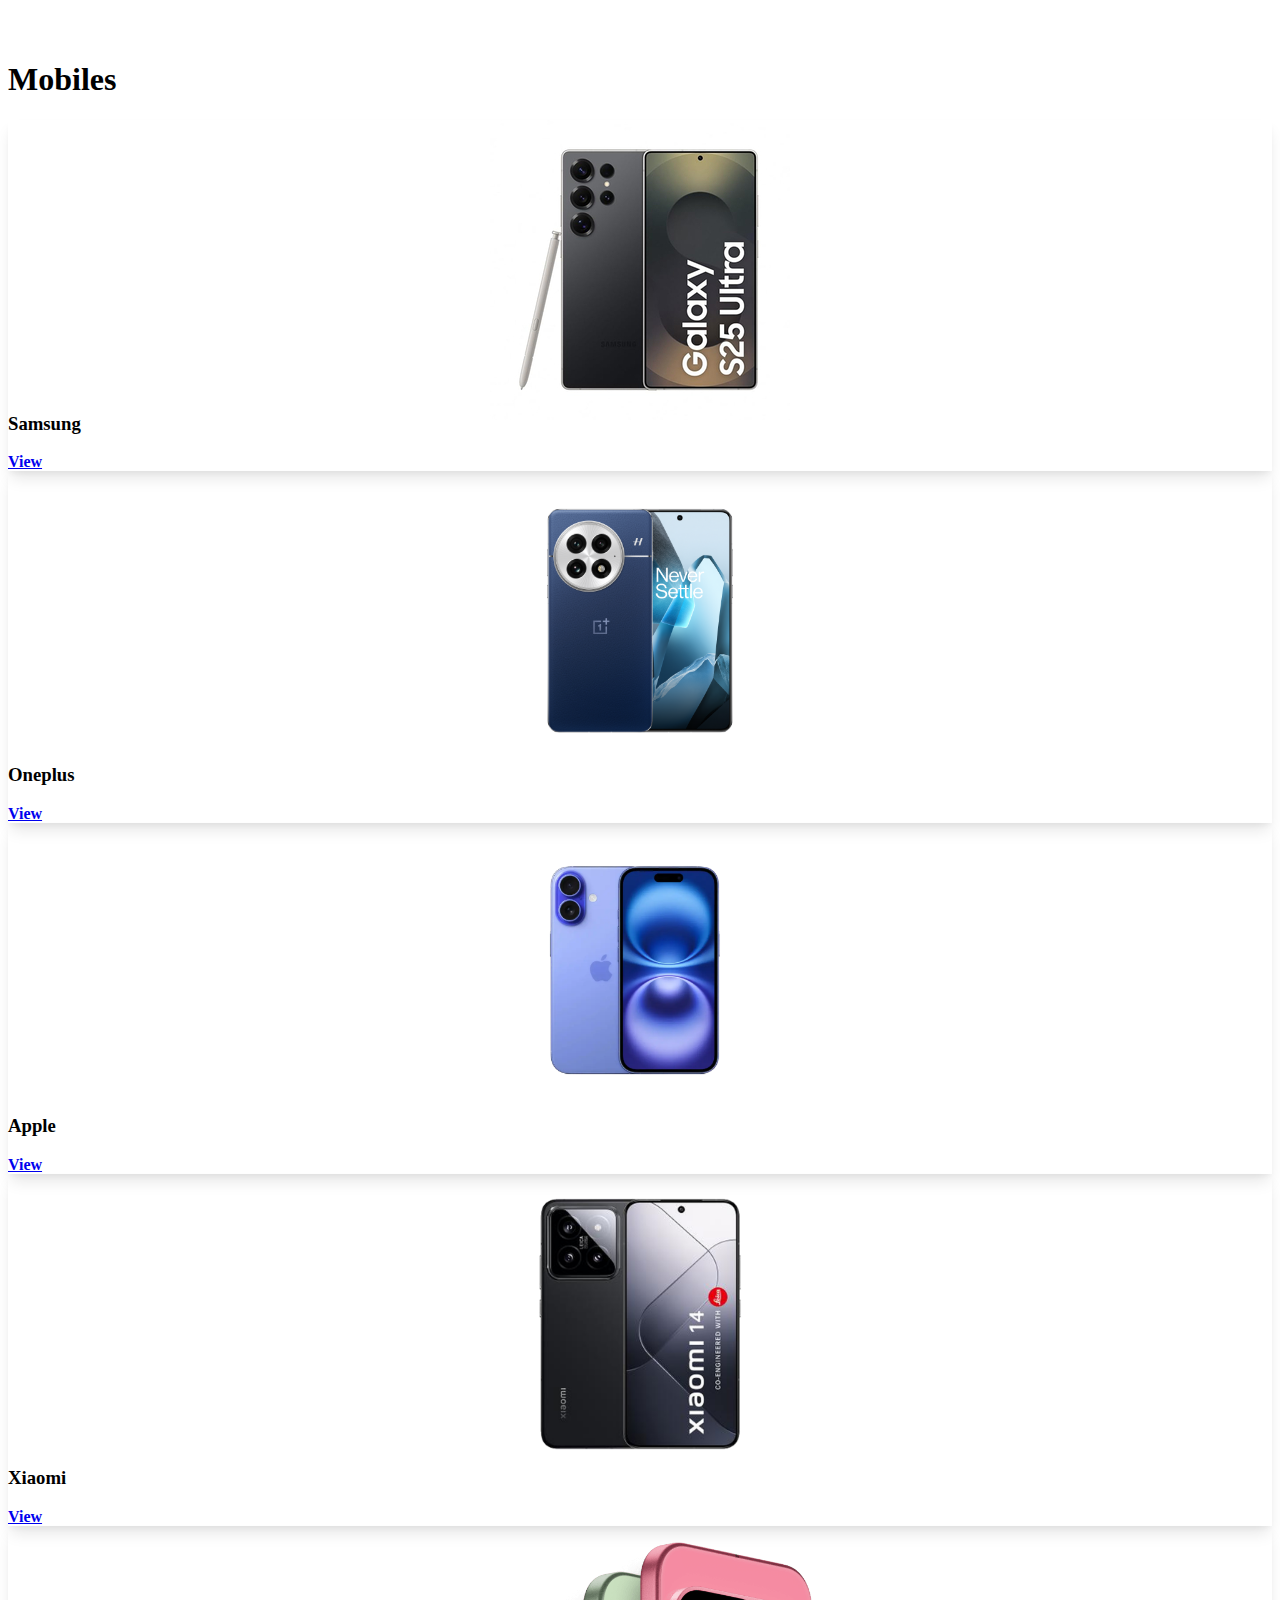
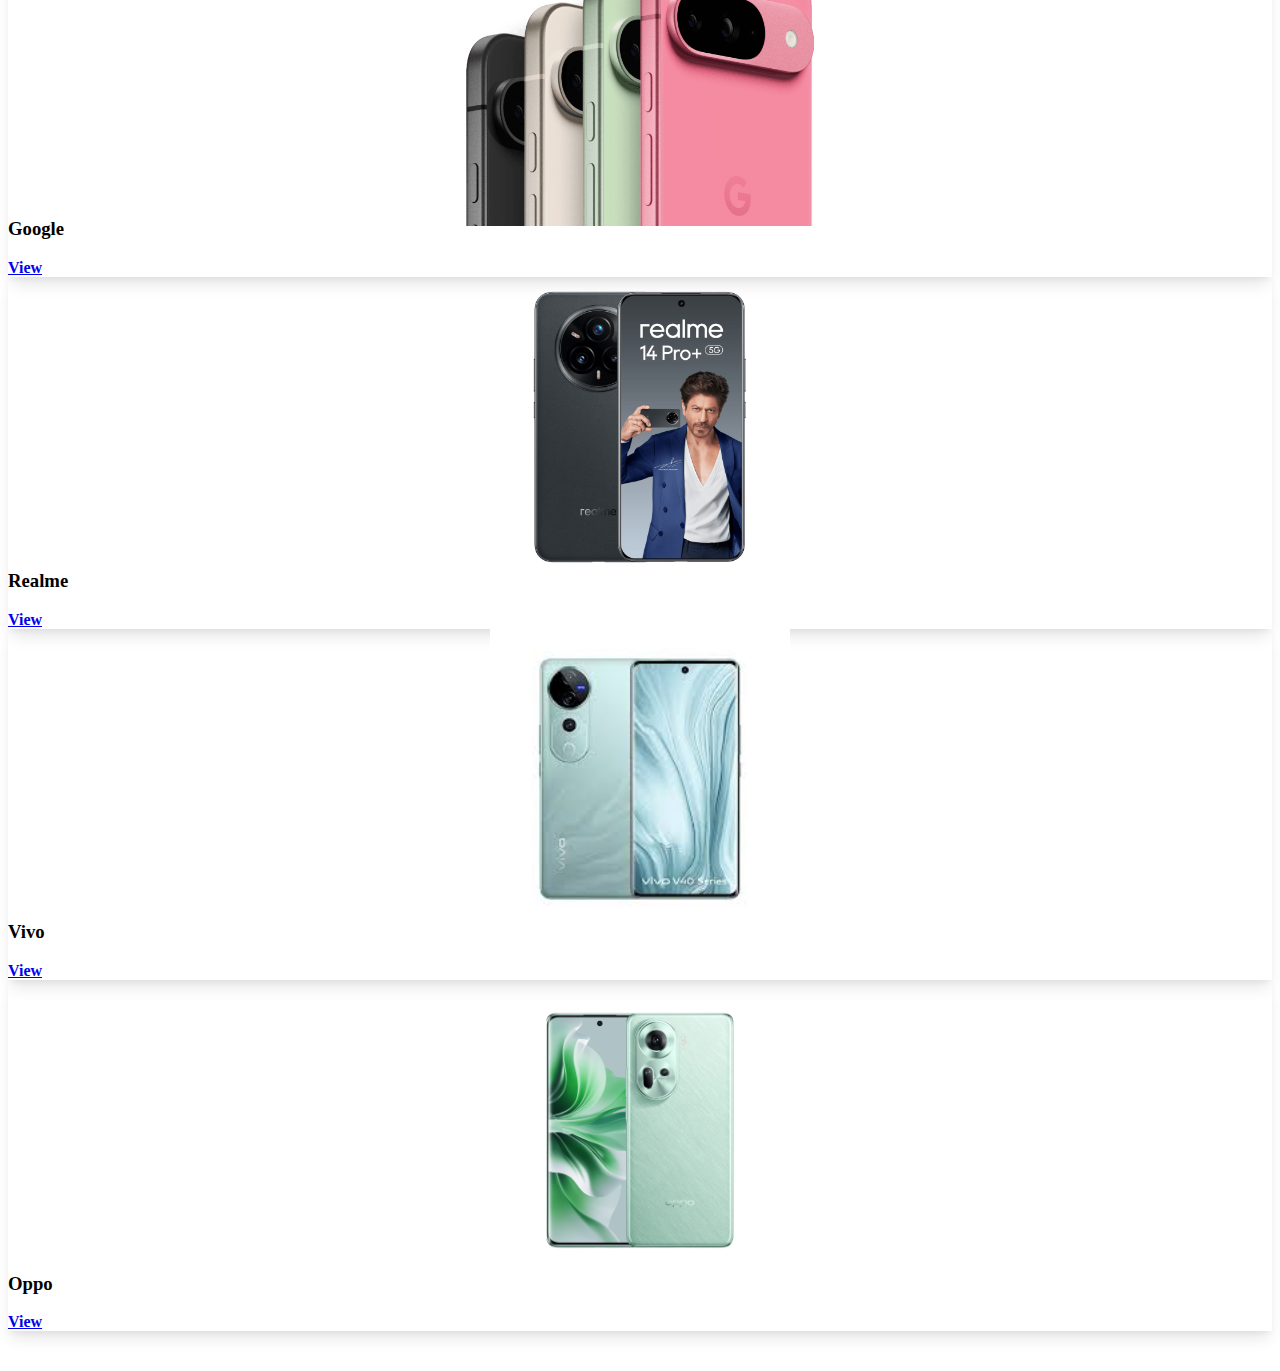
<file: HTML/mobiles.html>
<!DOCTYPE html>
<html lang="en">

<head>
  <meta charset="UTF-8">
  <meta name="viewport" content="width=device-width, initial-scale=1.0">
  <title>Mobile</title>
  <link rel="stylesheet" href="https://cdnjs.cloudflare.com/ajax/libs/font-awesome/6.7.2/css/all.min.css"
    integrity="sha512-Evv84Mr4kqVGRNSgIGL/F/aIDqQb7xQ2vcrdIwxfjThSH8CSR7PBEakCr51Ck+w+/U6swU2Im1vVX0SVk9ABhg=="
    crossorigin="anonymous" referrerpolicy="no-referrer" />
  <link href="https://cdn.jsdelivr.net/npm/bootstrap@5.1.3/dist/css/bootstrap.min.css" rel="stylesheet"
    integrity="sha384-1BmE4kWBq78iYhFldvKuhfTAU6auU8tT94WrHftjDbrCEXSU1oBoqyl2QvZ6jIW3" crossorigin="anonymous">
    <link rel="stylesheet" href="/CSS/mobile.css">
</head>

<body>
  <section class="mobile-section" id="mobile">
    <div class="container text-center">
      <h1 class="mb-5">Mobiles</h1>
      <div class="row g-4">
        <div class="col-md-3">
          <div class="card">
            <img src="/assets/Images/mobiles/samsung.jpg" class="card-img-top" alt="Project 1">
            <div class="card-body">
              <h3 class="card-title">Samsung</h3>
              <a href="/HTML/samsung.html" class="btn btn-primary">View</a>
            </div>
          </div>
        </div>
        <div class="col-md-3">
          <div class="card">
            <img src="/assets/Images/mobiles/oneplus.png" class="card-img-top" alt="Project 2">
            <div class="card-body">
              <h3 class="card-title">Oneplus</h3>
              <a href="/HTML/oneplus.html" class="btn btn-primary">View</a>
            </div>
          </div>
        </div>
        <div class="col-md-3">
          <div class="card">
            <img src="/assets/Images/mobiles/apple.webp" class="card-img-top" alt="Project 3">
            <div class="card-body">
              <h3 class="card-title">Apple</h3>

              <a href="audio.html" class="btn btn-primary mt-1">View</a>
              </a>
            </div>
          </div>
        </div>
        <div class="col-md-3">
          <div class="card">
            <img src="/assets/Images/mobiles/Xiaomi.png" class="card-img-top" alt="Project 4">
            <div class="card-body">
              <h3 class="card-title">Xiaomi</h3>
              <a href="home.html" class="btn btn-primary mt-1">View</a>
            </div>
          </div>
        </div>
        <div class="col-md-3">
          <div class="card">
            <img src="/assets/Images/mobiles/google.webp" class="card-img-top" alt="Project 5">
            <div class="card-body">
              <h3 class="card-title">Google</h3>
              <a href="gaming.html" class="btn btn-primary mt-1">View</a>
            </div>
          </div>
        </div>
        <div class="col-md-3">
          <div class="card">
            <img src="/assets/Images/mobiles/realme.webp" class="card-img-top" alt="Project 6">
            <div class="card-body">
              <h3 class="card-title">Realme</h3>
              <a href="camera.html" class="btn btn-primary">View</a>
            </div>
          </div>
        </div>
        <div class="col-md-3">
          <div class="card">
            <img src="/assets/Images/mobiles/vivo.jpg" class="card-img-top" alt="Project 6">
            <div class="card-body">
              <h3 class="card-title">Vivo</h3>
              <a href="camera.html" class="btn btn-primary">View</a>
            </div>
          </div>
        </div>
        <div class="col-md-3">
          <div class="card">
            <img src="/assets/Images/mobiles/oppo.png" class="card-img-top" alt="Project 6">
            <div class="card-body">
              <h3 class="card-title">Oppo</h3>
              <a href="camera.html" class="btn btn-primary">View</a>
            </div>
          </div>
        </div>
      </div>
    </div>

  </section>
  <script src="https://cdn.jsdelivr.net/npm/bootstrap@5.1.3/dist/js/bootstrap.bundle.min.js"
    integrity="sha384-ka7Sk0Gln4gmtz2MlQnikT1wXgYsOg+OMhuP+IlRH9sENBO0LRn5q+8nbTov4+1p"
    crossorigin="anonymous"></script>
</body>

</html>
</file>
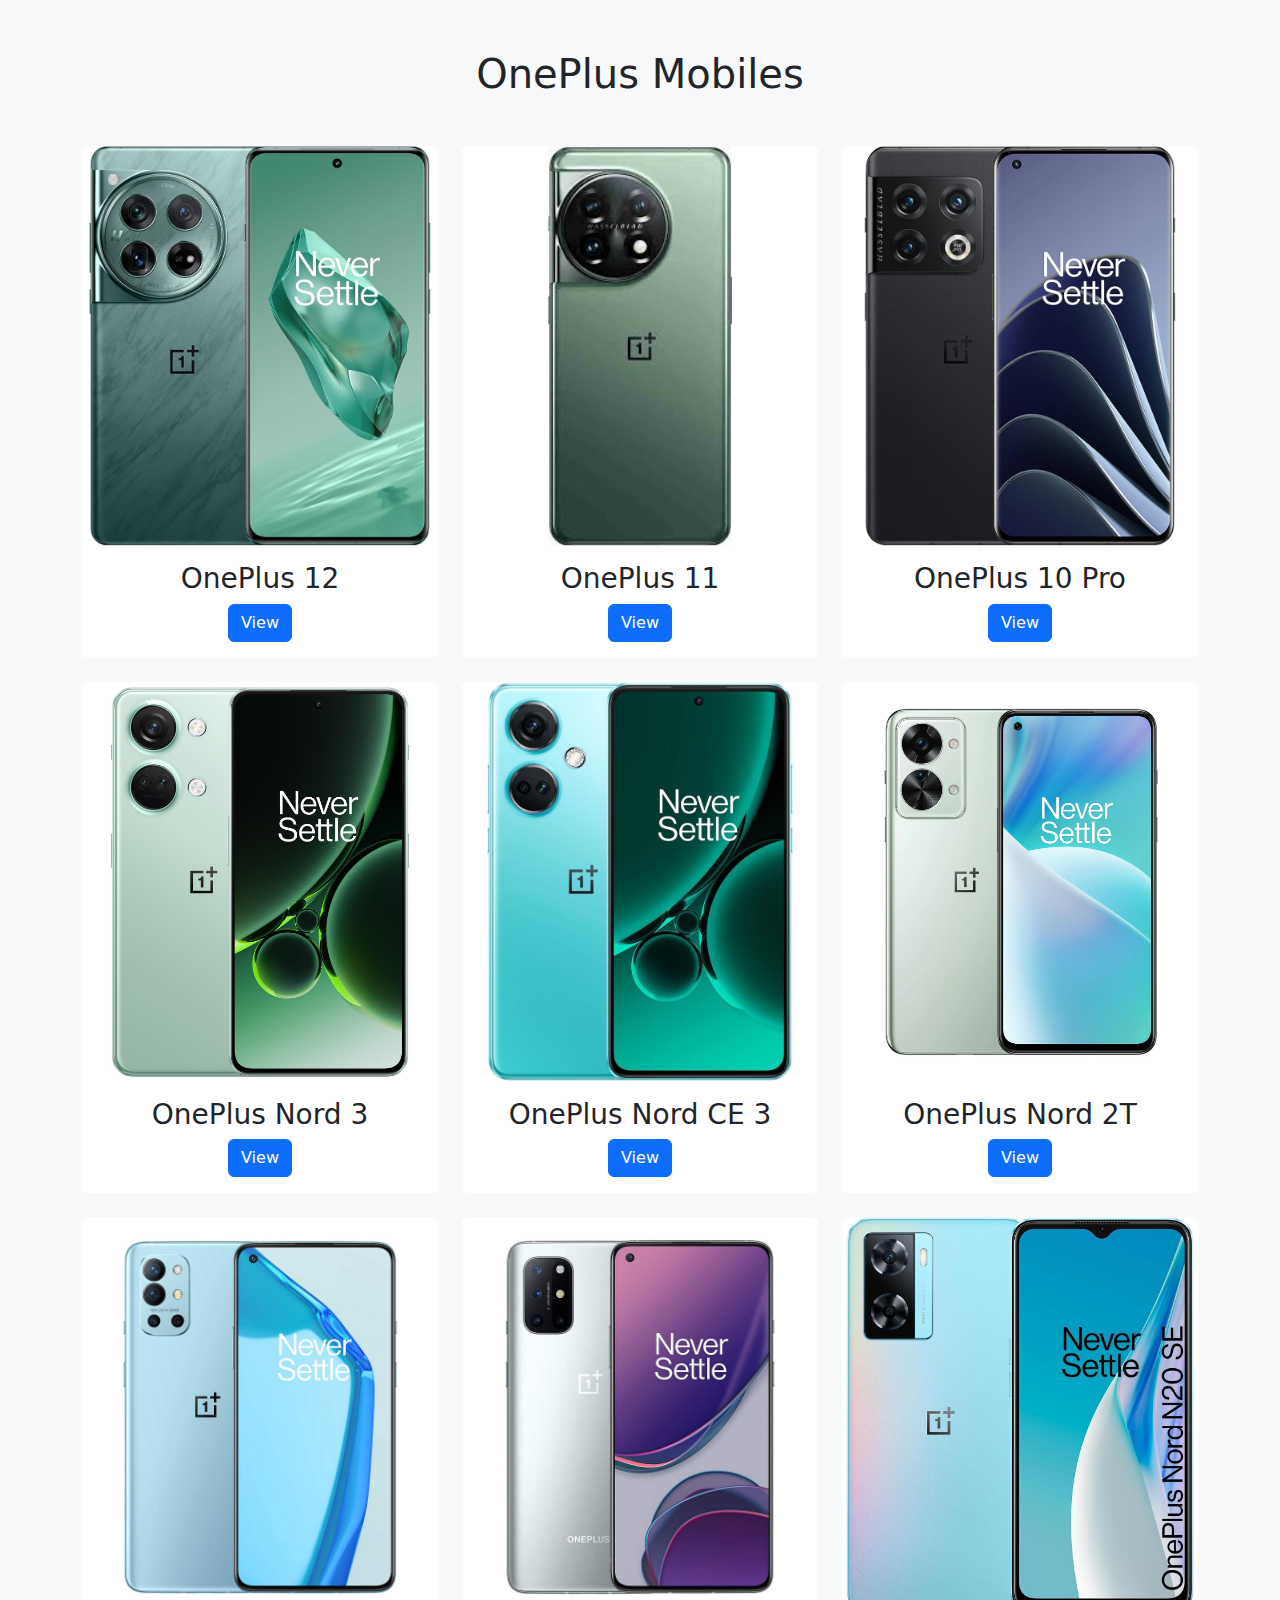
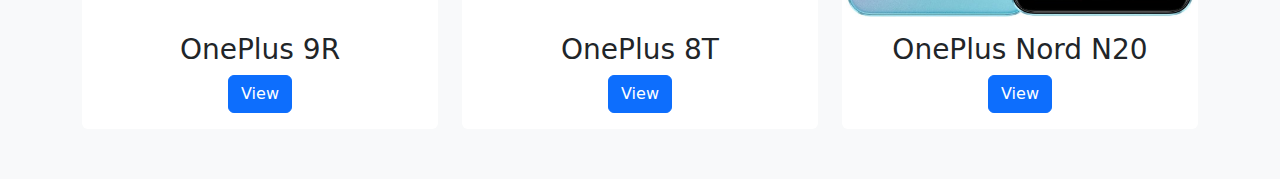
<file: HTML/oneplus.html>
<!DOCTYPE html>
<html lang="en">

<head>
  <meta charset="UTF-8">
  <meta name="viewport" content="width=device-width, initial-scale=1.0">
  <title>OnePlus Mobiles</title>
  <link rel="stylesheet" href="https://cdnjs.cloudflare.com/ajax/libs/font-awesome/6.7.2/css/all.min.css">
  <link href="https://cdn.jsdelivr.net/npm/bootstrap@5.1.3/dist/css/bootstrap.min.css" rel="stylesheet">
  <link rel="stylesheet" href="/CSS/oneplus.css">
</head>

<body>

  <section class="oneplus-section" id="oneplus">
    <div class="container text-center">
      <h1 class="mb-5">OnePlus Mobiles</h1>
      <div class="row g-4">
        
        <!-- OnePlus 12 -->
        <div class="col-md-4">
          <div class="card">
            <img src="/assets/Images/mobiles/oneplus-12.jpg" class="card-img-top" alt="OnePlus 12">
            <div class="card-body">
              <h3 class="card-title">OnePlus 12</h3>
              <a href="/HTML/oneplus12.html" class="btn btn-primary">View</a>
            </div>
          </div>
        </div>

        <!-- OnePlus 11 -->
        <div class="col-md-4">
          <div class="card">
            <img src="/assets/Images/mobiles/oneplus-11.jpg" class="card-img-top" alt="OnePlus 11">
            <div class="card-body">
              <h3 class="card-title">OnePlus 11</h3>
              <a href="oneplus11.html" class="btn btn-primary">View</a>
            </div>
          </div>
        </div>

        <!-- OnePlus 10 Pro -->
        <div class="col-md-4">
          <div class="card">
            <img src="/assets/Images/mobiles/oneplus-10-pro.jpg" class="card-img-top" alt="OnePlus 10 Pro">
            <div class="card-body">
              <h3 class="card-title">OnePlus 10 Pro</h3>
              <a href="oneplus10pro.html" class="btn btn-primary">View</a>
            </div>
          </div>
        </div>

        <!-- OnePlus Nord 3 -->
        <div class="col-md-4">
          <div class="card">
            <img src="/assets/Images/mobiles/oneplus-nord3.jpg" class="card-img-top" alt="OnePlus Nord 3">
            <div class="card-body">
              <h3 class="card-title">OnePlus Nord 3</h3>
              <a href="oneplusnord3.html" class="btn btn-primary">View</a>
            </div>
          </div>
        </div>

        <!-- OnePlus Nord CE 3 -->
        <div class="col-md-4">
          <div class="card">
            <img src="/assets/Images/mobiles/oneplus-nord-ce3.webp" class="card-img-top" alt="OnePlus Nord CE 3">
            <div class="card-body">
              <h3 class="card-title">OnePlus Nord CE 3</h3>
              <a href="oneplusnordce3.html" class="btn btn-primary">View</a>
            </div>
          </div>
        </div>

        <!-- OnePlus Nord 2T -->
        <div class="col-md-4">
          <div class="card">
            <img src="/assets/Images/mobiles/oneplus-nord2t.webp" class="card-img-top" alt="OnePlus Nord 2T">
            <div class="card-body">
              <h3 class="card-title">OnePlus Nord 2T</h3>
              <a href="oneplusnord2t.html" class="btn btn-primary">View</a>
            </div>
          </div>
        </div>

        <!-- OnePlus 9R -->
        <div class="col-md-4">
          <div class="card">
            <img src="/assets/Images/mobiles/oneplus-9r.jpg" class="card-img-top" alt="OnePlus 9R">
            <div class="card-body">
              <h3 class="card-title">OnePlus 9R</h3>
              <a href="oneplus9r.html" class="btn btn-primary">View</a>
            </div>
          </div>
        </div>

        <!-- OnePlus 8T -->
        <div class="col-md-4">
          <div class="card">
            <img src="/assets/Images/mobiles/oneplus-8t.jpg" class="card-img-top" alt="OnePlus 8T">
            <div class="card-body">
              <h3 class="card-title">OnePlus 8T</h3>
              <a href="oneplus8t.html" class="btn btn-primary">View</a>
            </div>
          </div>
        </div>

        <!-- OnePlus Nord N20 -->
        <div class="col-md-4">
          <div class="card">
            <img src="/assets/Images/mobiles/oneplus-nordn20.jpg" class="card-img-top" alt="OnePlus Nord N20">
            <div class="card-body">
              <h3 class="card-title">OnePlus Nord N20</h3>
              <a href="oneplusnordn20.html" class="btn btn-primary">View</a>
            </div>
          </div>
        </div>

      </div>
    </div>
  </section>

  <script src="https://cdn.jsdelivr.net/npm/bootstrap@5.1.3/dist/js/bootstrap.bundle.min.js"></script>

</body>
</html>
</file>
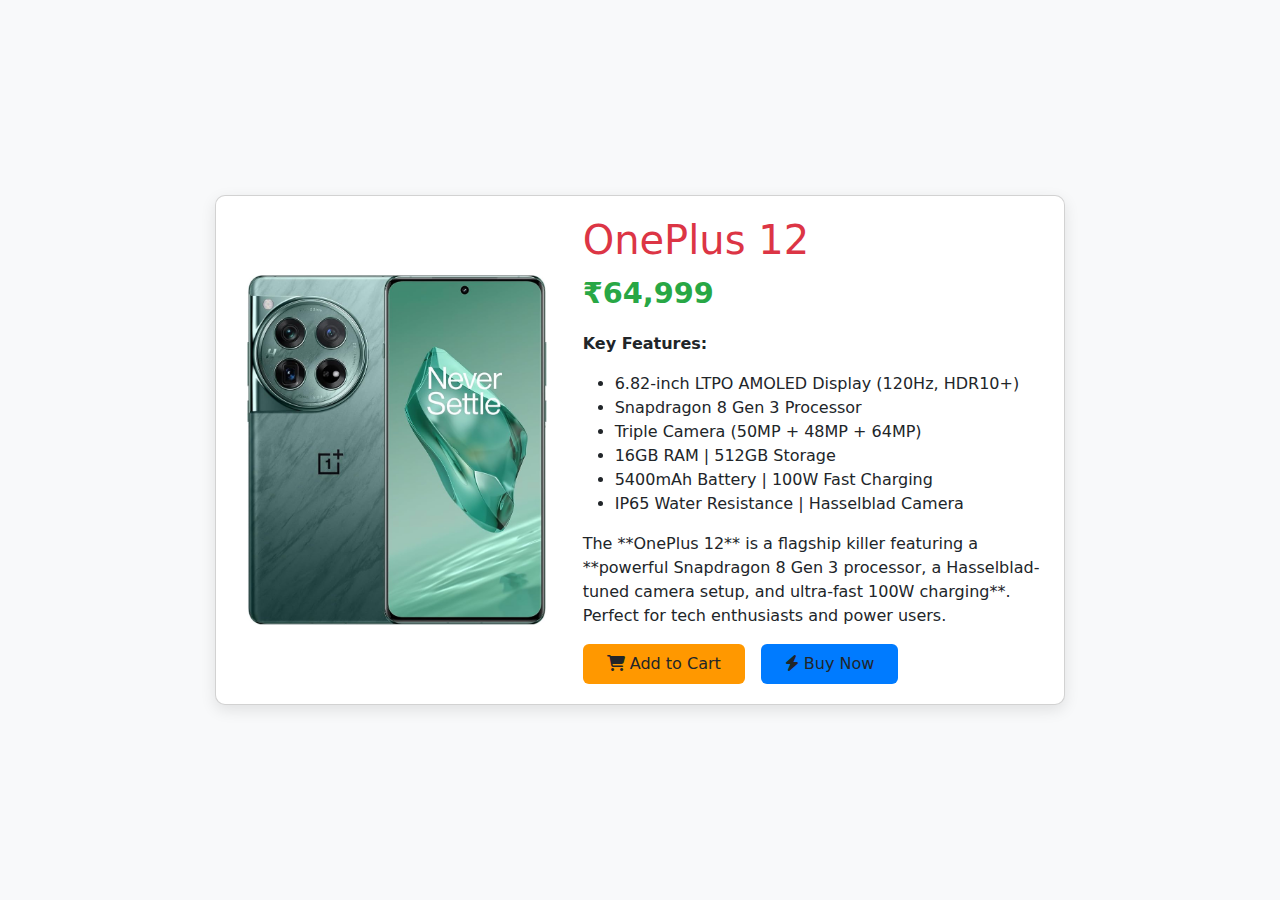
<file: HTML/oneplus12.html>
<!DOCTYPE html>
<html lang="en">

<head>
  <meta charset="UTF-8">
  <meta name="viewport" content="width=device-width, initial-scale=1.0">
  <title>OnePlus 12</title>
  <link rel="stylesheet" href="https://cdnjs.cloudflare.com/ajax/libs/font-awesome/6.7.2/css/all.min.css">
  <link href="https://cdn.jsdelivr.net/npm/bootstrap@5.1.3/dist/css/bootstrap.min.css" rel="stylesheet">

  <style>
    body {
      background-color: #f8f9fa;
      display: flex;
      justify-content: center;
      align-items: center;
      height: 100vh;
    }

    .product-card {
      max-width: 850px;
      border-radius: 10px;
      background-color: white;
      box-shadow: 0px 5px 15px rgba(0, 0, 0, 0.1);
      padding: 20px;
    }

    .product-img {
      width: 100%;
      max-width: 300px;
      border-radius: 10px;
      transition: transform 0.3s ease;
    }

    .product-img:hover {
      transform: scale(1.05);
    }

    .price {
      font-size: 1.8rem;
      color: #28a745;
      font-weight: bold;
    }

    .btn-cart {
      background-color: #ff9800;
      border: none;
    }

    .btn-cart:hover {
      background-color: #e68900;
    }

    .btn-buy {
      background-color: #007bff;
      border: none;
    }

    .btn-buy:hover {
      background-color: gold;
      color: black;
    }
  </style>
</head>

<body>

  <div class="container">
    <div class="card product-card mx-auto">
      <div class="row align-items-center">
        
        <!-- Image Section -->
        <div class="col-md-5 text-center">
          <img src="/assets/Images/mobiles/oneplus-12.jpg" class="product-img" alt="OnePlus 12">
        </div>

        <!-- Product Details -->
        <div class="col-md-7">
          <h1 class="text-danger">OnePlus 12</h1>
          <p class="price">₹64,999</p>
          <p><strong>Key Features:</strong></p>
          <ul>
            <li>6.82-inch LTPO AMOLED Display (120Hz, HDR10+)</li>
            <li>Snapdragon 8 Gen 3 Processor</li>
            <li>Triple Camera (50MP + 48MP + 64MP)</li>
            <li>16GB RAM | 512GB Storage</li>
            <li>5400mAh Battery | 100W Fast Charging</li>
            <li>IP65 Water Resistance | Hasselblad Camera</li>
          </ul>
          <p>
            The **OnePlus 12** is a flagship killer featuring a **powerful Snapdragon 8 Gen 3 processor, a Hasselblad-tuned camera setup, and ultra-fast 100W charging**. Perfect for tech enthusiasts and power users.
          </p>

          <!-- Buttons -->
          <div class="d-flex gap-3">
            <button class="btn btn-cart px-4 py-2"><i class="fas fa-shopping-cart"></i> Add to Cart</button>
            <button class="btn btn-buy px-4 py-2"><i class="fas fa-bolt"></i> Buy Now</button>
          </div>
        </div>

      </div>
    </div>
  </div>

  <script src="https://cdn.jsdelivr.net/npm/bootstrap@5.1.3/dist/js/bootstrap.bundle.min.js"></script>

</body>
</html>
</file>
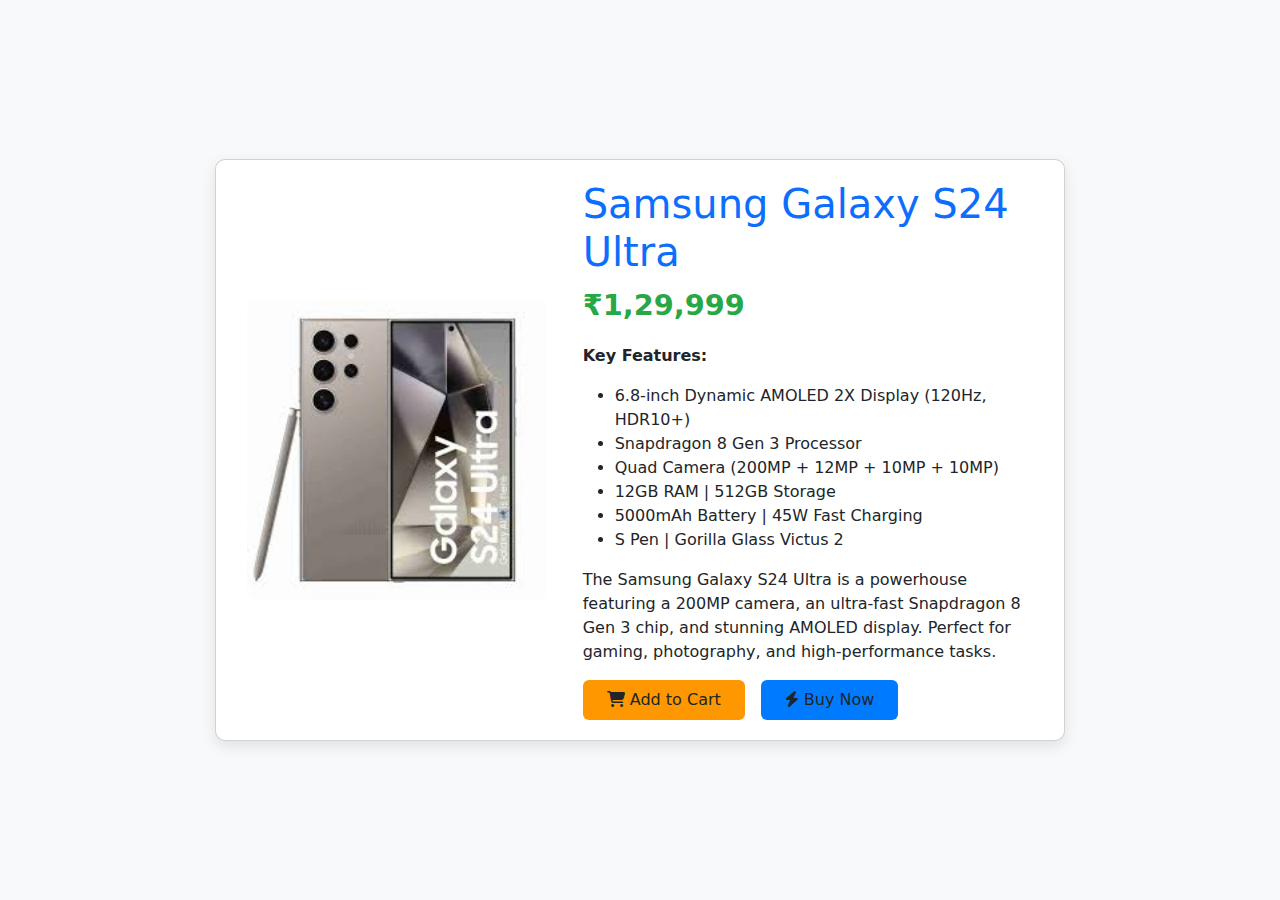
<file: HTML/s24ultra.html>
<!DOCTYPE html>
<html lang="en">

<head>
  <meta charset="UTF-8">
  <meta name="viewport" content="width=device-width, initial-scale=1.0">
  <title>Samsung Galaxy S24 Ultra</title>
  <link rel="stylesheet" href="https://cdnjs.cloudflare.com/ajax/libs/font-awesome/6.7.2/css/all.min.css">
  <link href="https://cdn.jsdelivr.net/npm/bootstrap@5.1.3/dist/css/bootstrap.min.css" rel="stylesheet">

  <style>
    body {
      background-color: #f8f9fa;
      display: flex;
      justify-content: center;
      align-items: center;
      height: 100vh;
    }

    .product-card {
      max-width: 850px;
      border-radius: 10px;
      background-color: white;
      box-shadow: 0px 5px 15px rgba(0, 0, 0, 0.1);
      padding: 20px;
    }

    .product-img {
      width: 100%;
      max-width: 300px;
      border-radius: 10px;
      transition: transform 0.3s ease;
    }

    .product-img:hover {
      transform: scale(1.05);
    }

    .price {
      font-size: 1.8rem;
      color: #28a745;
      font-weight: bold;
    }

    .btn-cart {
      background-color: #ff9800;
      border: none;
    }

    .btn-cart:hover {
      background-color: #e68900;
    }

    .btn-buy {
      background-color: #007bff;
      border: none;
    }

    .btn-buy:hover {
      background-color: gold;
      color: black;
    }
  </style>
</head>

<body>

  <div class="container">
    <div class="card product-card mx-auto">
      <div class="row align-items-center">
        
        <!-- Image Section -->
        <div class="col-md-5 text-center">
          <img src="/assets/Images/mobiles/s24-ultra.jpg" class="product-img" alt="Samsung Galaxy S24 Ultra">
        </div>

        <!-- Product Details -->
        <div class="col-md-7">
          <h1 class="text-primary">Samsung Galaxy S24 Ultra</h1>
          <p class="price">₹1,29,999</p>
          <p><strong>Key Features:</strong></p>
          <ul>
            <li>6.8-inch Dynamic AMOLED 2X Display (120Hz, HDR10+)</li>
            <li>Snapdragon 8 Gen 3 Processor</li>
            <li>Quad Camera (200MP + 12MP + 10MP + 10MP)</li>
            <li>12GB RAM | 512GB Storage</li>
            <li>5000mAh Battery | 45W Fast Charging</li>
            <li>S Pen | Gorilla Glass Victus 2</li>
          </ul>
          <p>
            The Samsung Galaxy S24 Ultra is a powerhouse featuring a 200MP camera, an ultra-fast Snapdragon 8 Gen 3 chip, and stunning AMOLED display. Perfect for gaming, photography, and high-performance tasks.
          </p>

          <!-- Buttons -->
          <div class="d-flex gap-3">
            <button class="btn btn-cart px-4 py-2"><i class="fas fa-shopping-cart"></i> Add to Cart</button>
            <button class="btn btn-buy px-4 py-2"><i class="fas fa-bolt"></i> Buy Now</button>
          </div>
        </div>

      </div>
    </div>
  </div>

  <script src="https://cdn.jsdelivr.net/npm/bootstrap@5.1.3/dist/js/bootstrap.bundle.min.js"></script>

</body>
</html>
</file>
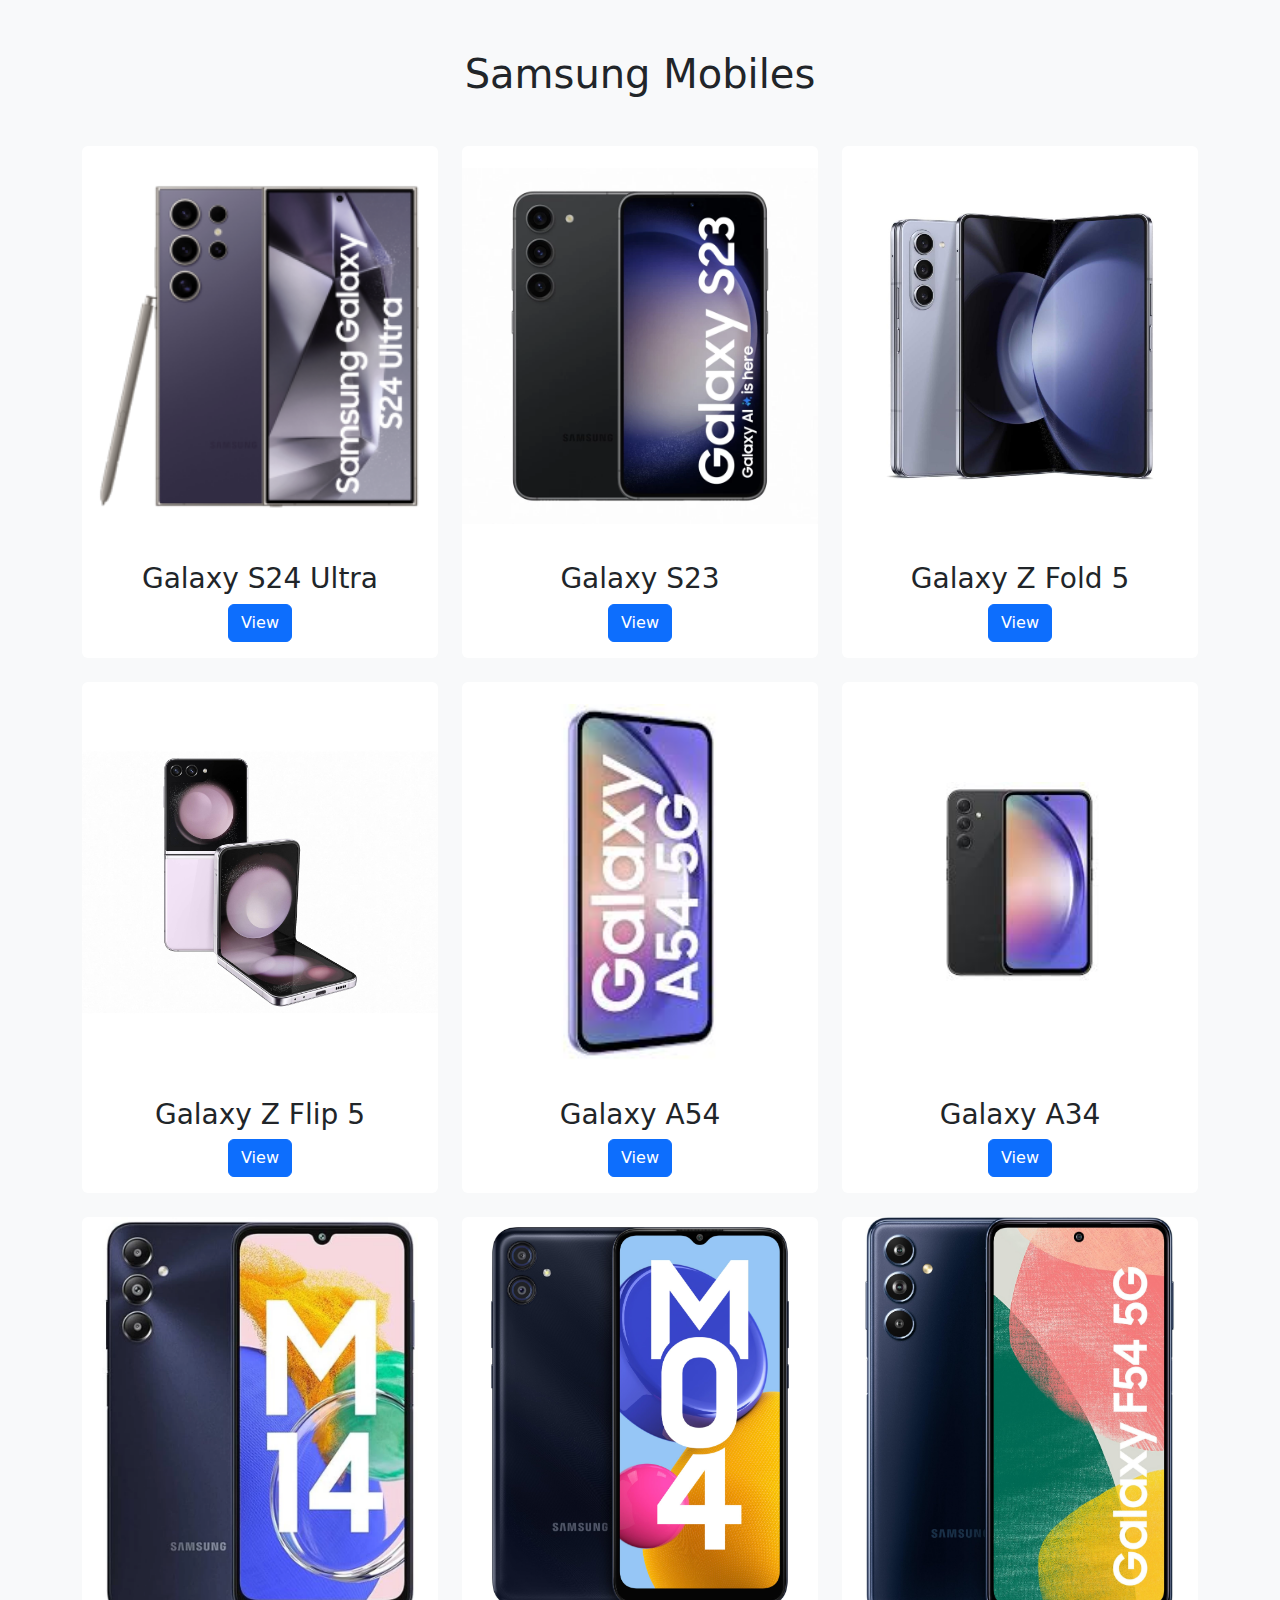
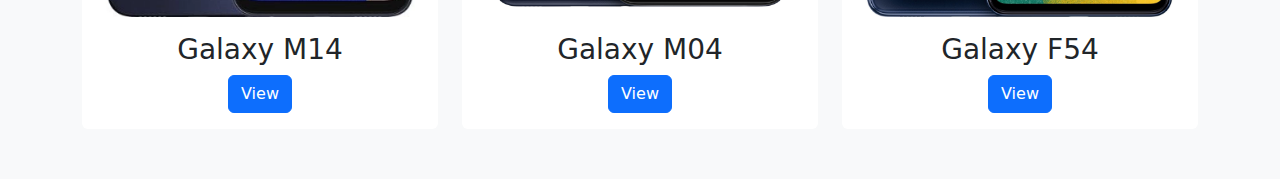
<file: HTML/samsung.html>
<!DOCTYPE html>
<html lang="en">

<head>
  <meta charset="UTF-8">
  <meta name="viewport" content="width=device-width, initial-scale=1.0">
  <title>Samsung Mobiles</title>
  <link rel="stylesheet" href="https://cdnjs.cloudflare.com/ajax/libs/font-awesome/6.7.2/css/all.min.css">
  <link href="https://cdn.jsdelivr.net/npm/bootstrap@5.1.3/dist/css/bootstrap.min.css" rel="stylesheet">
  <link rel="stylesheet" href="/CSS/samsung.css">
</head>

<body>

  <section class="samsung-section" id="samsung">
    <div class="container text-center">
      <h1 class="mb-5">Samsung Mobiles</h1>
      <div class="row g-4">
        
        <!-- Samsung Galaxy S24 Ultra -->
        <div class="col-md-4">
          <div class="card">
            <img src="/assets/Images/mobiles/s24-ultra.webp" class="card-img-top" alt="Samsung Galaxy S24 Ultra">
            <div class="card-body">
              <h3 class="card-title">Galaxy S24 Ultra</h3>
              <a href="/HTML/s24ultra.html" class="btn btn-primary">View</a>
            </div>
          </div>
        </div>

        <!-- Samsung Galaxy S23 -->
        <div class="col-md-4">
          <div class="card">
            <img src="/assets/Images/mobiles/s23.webp" class="card-img-top" alt="Samsung Galaxy S23">
            <div class="card-body">
              <h3 class="card-title">Galaxy S23</h3>
              <a href="s23.html" class="btn btn-primary">View</a>
            </div>
          </div>
        </div>

        <!-- Samsung Galaxy Z Fold 5 -->
        <div class="col-md-4">
          <div class="card">
            <img src="/assets/Images/mobiles/zfold5.jpg" class="card-img-top" alt="Samsung Galaxy Z Fold 5">
            <div class="card-body">
              <h3 class="card-title">Galaxy Z Fold 5</h3>
              <a href="zfold5.html" class="btn btn-primary">View</a>
            </div>
          </div>
        </div>

        <!-- Samsung Galaxy Z Flip 5 -->
        <div class="col-md-4">
          <div class="card">
            <img src="/assets/Images/mobiles/zflip5.jpg" class="card-img-top" alt="Samsung Galaxy Z Flip 5">
            <div class="card-body">
              <h3 class="card-title">Galaxy Z Flip 5</h3>
              <a href="zflip5.html" class="btn btn-primary">View</a>
            </div>
          </div>
        </div>

        <!-- Samsung Galaxy A54 -->
        <div class="col-md-4">
          <div class="card">
            <img src="/assets/Images/mobiles/a54.jpg" class="card-img-top" alt="Samsung Galaxy A54">
            <div class="card-body">
              <h3 class="card-title">Galaxy A54</h3>
              <a href="a54.html" class="btn btn-primary">View</a>
            </div>
          </div>
        </div>

        <!-- Samsung Galaxy A34 -->
        <div class="col-md-4">
          <div class="card">
            <img src="/assets/Images/mobiles/a34.jpg" class="card-img-top" alt="Samsung Galaxy A34">
            <div class="card-body">
              <h3 class="card-title">Galaxy A34</h3>
              <a href="a34.html" class="btn btn-primary">View</a>
            </div>
          </div>
        </div>

        <!-- Samsung Galaxy M14 -->
        <div class="col-md-4">
          <div class="card">
            <img src="/assets/Images/mobiles/m14.webp" class="card-img-top" alt="Samsung Galaxy M14">
            <div class="card-body">
              <h3 class="card-title">Galaxy M14</h3>
              <a href="m14.html" class="btn btn-primary">View</a>
            </div>
          </div>
        </div>

        <!-- Samsung Galaxy M04 -->
        <div class="col-md-4">
          <div class="card">
            <img src="/assets/Images/mobiles/m04.jpg" class="card-img-top" alt="Samsung Galaxy M04">
            <div class="card-body">
              <h3 class="card-title">Galaxy M04</h3>
              <a href="m04.html" class="btn btn-primary">View</a>
            </div>
          </div>
        </div>

        <!-- Samsung Galaxy F54 -->
        <div class="col-md-4">
          <div class="card">
            <img src="/assets/Images/mobiles/f54.jpg" class="card-img-top" alt="Samsung Galaxy F54">
            <div class="card-body">
              <h3 class="card-title">Galaxy F54</h3>
              <a href="f54.html" class="btn btn-primary">View</a>
            </div>
          </div>
        </div>

      </div>
    </div>
  </section>

  <script src="https://cdn.jsdelivr.net/npm/bootstrap@5.1.3/dist/js/bootstrap.bundle.min.js"></script>

</body>
</html>
</file>
<file: style.css>
@import url('https://fonts.googleapis.com/css2?family=Poppins:ital,wght@0,100;0,200;0,300;0,400;0,500;0,600;0,700;0,800;0,900;1,100;1,200;1,300;1,400;1,500;1,600;1,700;1,800;1,900&family=Roboto:ital,wght@0,100;0,300;0,400;0,500;0,700;0,900;1,100;1,300;1,400;1,500;1,700;1,900&display=swap');

*{
  padding: 0;
  margin: 0;
  box-sizing: border-box;
  font-family: "Poppins", serif;
}
.nav-item{
  font-size: 1.2rem;
}
.nav-link{
  color: black !important;
}

.carousel-img {
  height: 92vh; 
  object-fit: cover;
}

.carousel-control-prev, 
.carousel-control-next {
  width: 60px; 
  height: 60px;
  background-color: rgba(0, 0, 0, 0.5);
  border-radius: 50%;
  display: flex;
  align-items: center;
  justify-content: center;
  transition: background-color 0.3s ease-in-out;
  top: 50%;
  transform: translateY(-50%);
}

.carousel-control-prev:hover, 
.carousel-control-next:hover {
  background-color: rgba(0, 0, 0, 0.8);
}

@media (max-width: 768px) {
  .carousel-img {
      height: 250px; 
  }

  .carousel-control-prev,
  .carousel-control-next {
      width: 40px; 
      height: 40px;
  }

  .carousel-control-prev-icon,
  .carousel-control-next-icon {
      width: 15px;
      height: 15px;
  }
}
.card img{
  width: 100%;
  height: 300px;
  object-fit: contain;
}
.card {
  box-shadow: rgba(149, 157, 165, 0.2) 0px 8px 24px;
}
.card:hover{
  transform: scale(1.01);
}
.categories-section{
  padding: 3rem 0rem;
}
.categories-section .card-body a{
  background-color: gold !important;
  color: black !important;
  border:2px solid gold;
}
/* Change the background color to gold when FAQ is clicked */
.accordion-button:not(.collapsed) {
  background-color: gold !important;
  color: black !important;
  font-weight: bold;
}

/* Change the border and outline color */
.accordion-button:focus {
  box-shadow: 0 0 5px gold;
  border-color: gold;
}
</file>
<file: CSS/audio.css>
.audio-section{
  padding: 2rem 0rem;
}
.audio-section .card img{
  width: 100%;
  height: 300px;
  object-fit: contain;
}
.card img:hover{
  transform: scale(1.01);
}
.card{
  box-shadow: rgba(0, 0, 0, 0.1) 0px 10px 15px -3px, rgba(0, 0, 0, 0.05) 0px 4px 6px -2px;
}
.card-body{
  margin-top: -30px;
}
.btn{
  font-weight: bold;
}
</file>
<file: CSS/camera.css>
.camera-section{
  padding: 2rem 0rem;
}
.camera-section .card img{
  width: 100%;
  height: 300px;
  object-fit: contain;
}
.card img:hover{
  transform: scale(1.01);
}
.card{
  box-shadow: rgba(0, 0, 0, 0.1) 0px 10px 15px -3px, rgba(0, 0, 0, 0.05) 0px 4px 6px -2px;
  padding: 1rem;
}
.card-body{
  margin-top: -30px;
}
.btn{
  font-weight: bold;
}
</file>
<file: CSS/gaming.css>
.gaming-section{
  padding: 2rem 0rem;
}
.gaming-section .card img{
  width: 100%;
  height: 300px;
  object-fit: contain;
}
.card img:hover{
  transform: scale(1.01);
}
.card{
  box-shadow: rgba(0, 0, 0, 0.1) 0px 10px 15px -3px, rgba(0, 0, 0, 0.05) 0px 4px 6px -2px;
  padding: 1rem;
}
.card-body{
  margin-top: -30px;
}
.btn{
  font-weight: bold;
}
</file>
<file: CSS/home-appliance.css>
.home-appliances-section{
  padding: 2rem 0rem;
}
.home-appliances-section .card img{
  width: 100%;
  height: 300px;
  object-fit: contain;
}
.card img:hover{
  transform: scale(1.01);
}
.card{
  box-shadow: rgba(0, 0, 0, 0.1) 0px 10px 15px -3px, rgba(0, 0, 0, 0.05) 0px 4px 6px -2px;
  padding: 1rem;
}
.card-body{
  margin-top: -30px;
}
.btn{
  font-weight: bold;
}
</file>
<file: CSS/laptop.css>
.laptop-section{
  padding: 2rem 0rem;
}
.laptop-section .card img{
  width: 100%;
  height: 300px;
  object-fit: contain;
}
.card img:hover{
  transform: scale(1.01);
}
.card{
  box-shadow: rgba(0, 0, 0, 0.1) 0px 10px 15px -3px, rgba(0, 0, 0, 0.05) 0px 4px 6px -2px;
}
.card-body{
  margin-top: -30px;
}
.btn{
  font-weight: bold;
}
</file>
<file: CSS/mobile.css>
.mobile-section{
  padding: 2rem 0rem;
}
.mobile-section .card img{
  width: 100%;
  height: 300px;
  object-fit: contain;
}
.card img:hover{
  transform: scale(1.01);
}
.card{
  box-shadow: rgba(0, 0, 0, 0.1) 0px 10px 15px -3px, rgba(0, 0, 0, 0.05) 0px 4px 6px -2px;
}
.card-body{
  margin-top: -30px;
}
.btn{
  font-weight: bold;
}
</file>
<file: CSS/oneplus.css>
body {
  background-color: #f8f9fa;
}

.oneplus-section {
  padding: 50px 0;
}

.card {
  border: none;
  transition: transform 0.3s ease, box-shadow 0.3s ease;
}

.card:hover {
  transform: scale(1.01);
  box-shadow: 0px 5px 15px rgba(0, 0, 0, 0.2);
}

.card img {
  border-top-left-radius: 10px;
  border-top-right-radius: 10px;
  transition: transform 0.3s ease;
  width: 100%;
  height: 400px;
  object-fit: contain;
}

.card-body {
  background-color: white;
  border-bottom-left-radius: 10px;
  border-bottom-right-radius: 10px;
}
</file>
<file: CSS/samsung.css>
body {
  background-color: #f8f9fa;
}

.samsung-section {
  padding: 50px 0;
}

.card {
  border: none;
  transition: transform 0.3s ease, box-shadow 0.3s ease;
}

.card:hover {
  transform: scale(1.01);
  box-shadow: 0px 5px 15px rgba(0, 0, 0, 0.2);
}

.card img {
  border-top-left-radius: 10px;
  border-top-right-radius: 10px;
  transition: transform 0.3s ease;
  width: 100%;
  height: 400px;
  object-fit: contain;
}


.card-body {
  background-color: white;
  border-bottom-left-radius: 10px;
  border-bottom-right-radius: 10px;
}
</file>
